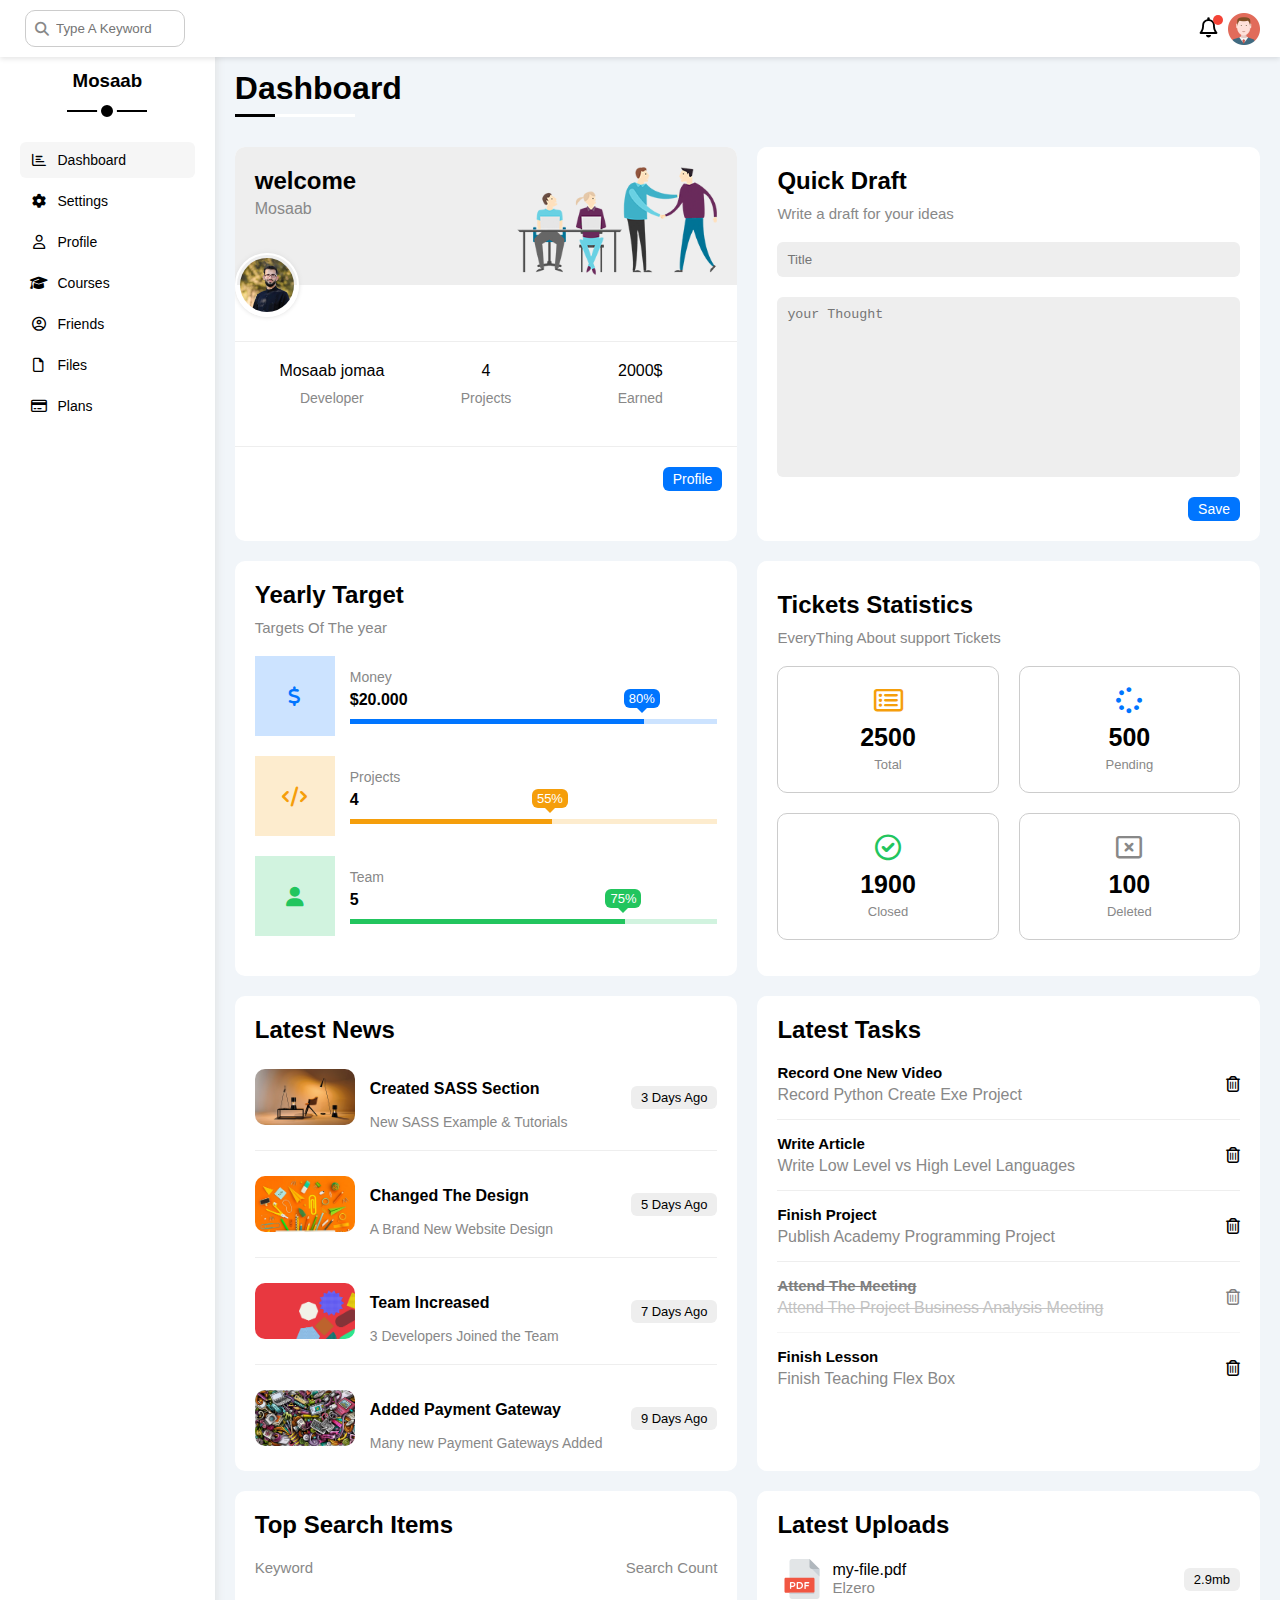
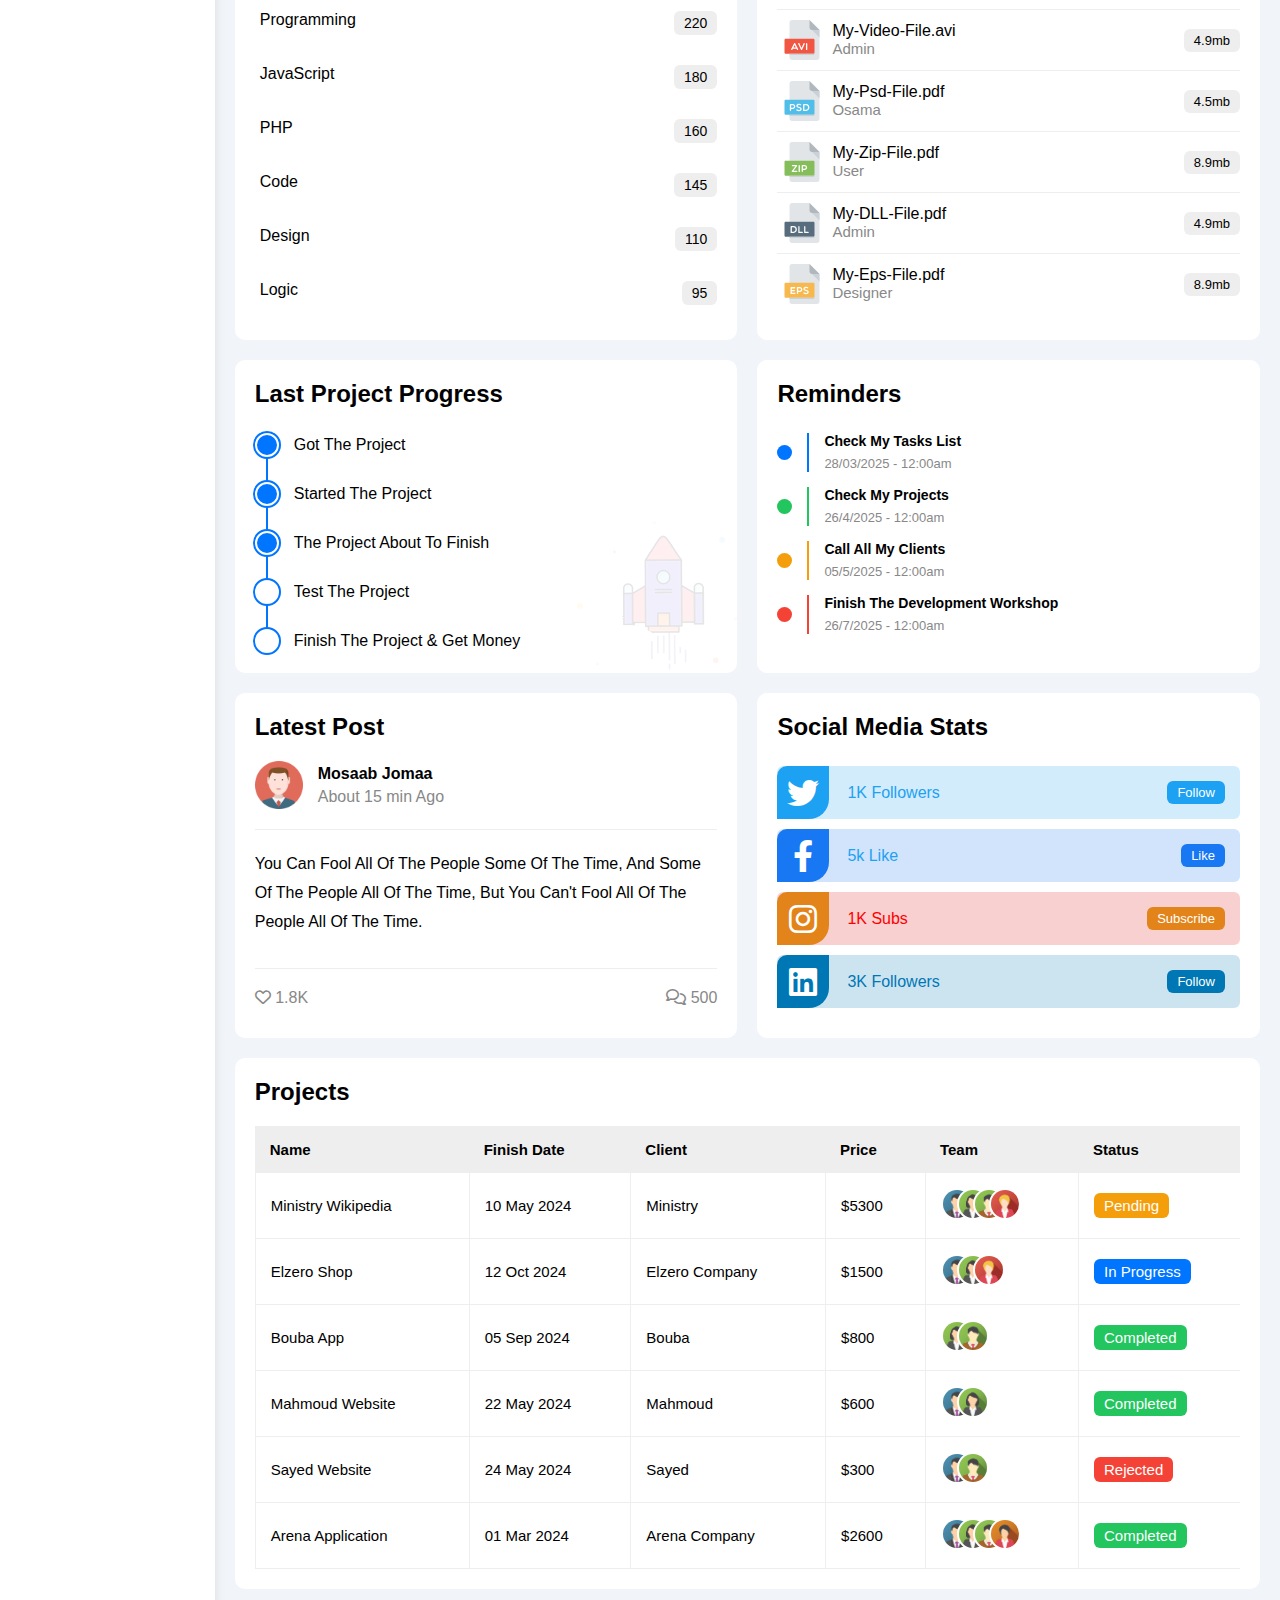
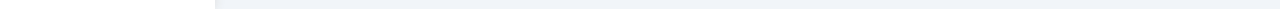
<file: index.html>
<!DOCTYPE html>
<html lang="en">

<head>
  <meta charset="UTF-8" />
  <meta http-equiv="X-UA-Compatible" content="IE=edge" />
  <meta name="viewport" content="width=device-width, initial-scale=1.0" />
  <title>Dashboard</title>
    <link rel="stylesheet" href="css/all.min.css" />
    <link rel="stylesheet" href="css/framework.css" />
  <link rel="stylesheet" href="css/master.css" />
  <link rel="preconnect" href="https://fonts.googleapis.com" />
  <link rel="preconnect" href="https://fonts.gstatic.com" crossorigin />
  <link href="https://fonts.googleapis.com/css2?family=Cairo:wght@300;400;700&#038;display=swap" rel="stylesheet" />
</head>

<body>
  <div class="page d-flex">
    <div class="sidebar bg-white p-20 p-relative">
      <h3 class="p-relative txt-c mt-0">Mosaab</h3>
      <ul>
        <li>
          <a class="active d-flex align-center fs-14 c-black rad-6 p-10" href="index.html">
            <i class="fa-regular fa-chart-bar fa-fw"></i>
            <span>Dashboard</span>
          </a>
        </li>
        <li>
          <a class="d-flex align-center fs-14 c-black rad-6 p-10" href="settings.html">
            <i class="fa-solid fa-gear fa-fw"></i>
            <span>Settings</span>
          </a>
        </li>
        <li>
          <a class="d-flex align-center fs-14 c-black rad-6 p-10" href="profile.html">
            <i class="fa-regular fa-user fa-fw"></i>
            <span>Profile</span>
          </a>
        </li>
        <li>
          <a class="d-flex align-center fs-14 c-black rad-6 p-10" href="courses.html">
            <i class="fa-solid fa-graduation-cap fa-fw"></i>
            <span>Courses</span>
          </a>
        </li>
        <li>
          <a class="d-flex align-center fs-14 c-black rad-6 p-10" href="friends.html">
            <i class="fa-regular fa-circle-user fa-fw"></i>
            <span>Friends</span>
          </a>
        </li>
        <li>
          <a class="d-flex align-center fs-14 c-black rad-6 p-10" href="files.html">
            <i class="fa-regular fa-file fa-fw"></i>
            <span>Files</span>
          </a>
        </li>
        <li>
          <a class="d-flex align-center fs-14 c-black rad-6 p-10" href="plans.html">
            <i class="fa-regular fa-credit-card fa-fw"></i>
            <span>Plans</span>
          </a>
        </li>
      </ul>
    </div>
    <div class="content w-full">
      <!-- Start Head -->
      <div class="head bg-white p-15 between-flex">
        <div class="search p-relative">
          <input class="p-10" type="search" placeholder="Type A Keyword" />
        </div>
        <div class="icons d-flex align-center">
          <span class="notification p-relative">
            <i class="fa-regular fa-bell fa-lg"></i>
          </span>
          <img decoding="async" src="images/avatar.png" alt="" />
        </div>
      </div>
      <!-- End Head -->
      <h1 class="p-relative"> Dashboard</h1>
      <div class="wrapper d-grid gap-20">
        <!-- Start welcome widget -->
        <div class="welcome bg-white rad-10 txt-c-mobile block-mobile">
          <div class="intro p-20 d-flex space-between bg-eee ">
            <div>
              <h2 class="m-0">welcome</h2>
              <p class="c-grey mt-5">Mosaab</p>
            </div>
            <img class="hide-mobile" src="images/welcome.png" alt="">
          </div>
          <img src="images/my-image.jpg   " alt="" class="avatar">
          <div class="body txt-c d-flex p-20 mt-20 mb-20 block-mobile">
            <div>Mosaab jomaa <span class="d-block c-grey fs-14 mt-10">Developer</span></div>
            <div>4 <span class="d-block c-grey fs-14 mt-10">Projects</span></div>
            <div>2000$<span class="d-block c-grey fs-14 mt-10">Earned</span></div>
          </div>
          <a href="profile.html" class="visit d-block fs-14 bg-blue c-white w-fit btn-shape">Profile</a>
        </div>
        <!-- end welcome widget -->
        <!-- Start Quick Draft widget -->
        <div class="quick-draft p-20 bg-white rad-10">
          <h2 class="mt-0 mb-10"> Quick Draft</h2>
          <p class="mt-0 mb-20 c-grey fs-15">Write a draft for your ideas</p>
          <form action="" method="get">
            <input class="d-block mb-20 w-full p-10 b-none bg-eee rad-6" type="text" placeholder="Title">
            <textarea class="d-block mb-20 w-full p-10 b-none bg-eee rad-6" placeholder="your Thought"></textarea>
            <input class="save d-block fs-14 bg-blue c-white b-none w-fit btn-shape" type="submit" value="Save">
          </form>
        </div>
        <!-- End Quick Draft widget -->
        <!-- Start Target -->
        <div class="targets p-20 bg-white rad-10">
          <h2 class="mt-0 mb-10">Yearly Target</h2>
          <p class="mt-0 mb-20 c-grey fs-15">Targets Of The year</p>
          <div class="target-row mb-20 blue center-flex ">
            <div class="icon center-flex">
              <i class="fa-solid fa-dollar-sign fa-lg c-blue"></i>
            </div>
            <div class="details">
              <span class="fs-14 c-grey">Money</span>
              <span class="d-block mt-5 mb-10 fw-bold">$20.000</span>
              <div class="progress p-relative">
                <span class="bg-blue blue" style="width: 80%">
                  <span class="bg-blue">80%</span>
                </span>
              </div>
            </div>
          </div>
          <div class="target-row mb-20  center-flex orange ">
            <div class="icon center-flex">
              <i class="fa-solid fa-code fa-lg c-orange"></i>
            </div>
            <div class="details">
              <span class="fs-14 c-grey">Projects</span>
              <span class="d-block mt-5 mb-10 fw-bold">4</span>
              <div class="progress p-relative">
                <span class="bg-orange orange" style="width: 55%">
                  <span class="bg-orange">55%</span>
                </span>
              </div>
            </div>
          </div>
          <div class="target-row mb-20  center-flex green">
            <div class="icon center-flex">
              <i class="fa-solid fa-user fa-lg c-green"></i>
            </div>
            <div class="details">
              <span class="fs-14 c-grey">Team</span>
              <span class="d-block mt-5 mb-10 fw-bold">5</span>
              <div class="progress p-relative">
                <span class="bg-green green" style="width: 75%">
                  <span class="bg-green">75%</span>
                </span>
              </div>
            </div>
          </div>
        </div>
        <!-- end Target -->
        <!-- Start Tickets -->
        <div class="tickets p-20 bg-white rad-10">
          <h2 class="mt-10 mb-10">Tickets Statistics</h2>
          <p class="mt-0 mb-20 c-grey fs-15">EveryThing About support Tickets</p>
          <div class="container d-flex txt-c gap-20 f-wrap ">
            <div class="box p-20 rad-10 c-grey fs-13 txt-c">
              <i class="fa-regular fa-rectangle-list fa-2x mb-10 c-orange"></i>
              <span class=" d-block fw-bold fs-25 mb-5 c-black ">2500</span>
              Total
            </div>
            <div class="box p-20 rad-10 c-grey fs-13 txt-c">
              <i class="fa-solid fa-spinner fa-2x mb-10 c-blue"></i>
              <span class=" d-block fw-bold fs-25 mb-5 c-black ">500</span>
              Pending
            </div>
            <div class="box p-20 rad-10 c-grey fs-13 txt-c">
              <i class="fa-regular fa-circle-check fa-2x mb-10 c-green"></i>
              <span class=" d-block fw-bold fs-25 mb-5 c-black ">1900</span>
              Closed
            </div>
            <div class="box p-20 rad-10 c-grey fs-13 txt-c">
              <i class="fa-regular fa-rectangle-xmark fa-2x mb-10 c-red"></i>
              <span class=" d-block fw-bold fs-25 mb-5 c-black ">100</span>
              Deleted
            </div>
          </div>
        </div>
        <!-- end Ticket news -->
        <!-- Start Latest news-->
        <div class="latest-news p-20 bg-white rad-10 txt-c-mobile">
          <h2 class="mt-0 mb-20">Latest News</h2>
          <div class="news-row d-flex align-center ">
            <img class="rad-10" src="images/news-01.png" alt="">
            <div class="info">
              <h3 class="fs-16">Created SASS Section</h3>
              <p class="m-0 fs-14 c-grey"> New SASS Example & Tutorials</p>
            </div>
            <span>
              <div class="btn-shape bg-eee fs-13 label"> 3 Days Ago</div>
            </span>
          </div>
          <div class="news-row d-flex align-center ">
            <img class="rad-10" src="images/news-02.png" alt="">
            <div class="info">
              <h3 class="fs-16">Changed The Design</h3>
              <p class="m-0 fs-14 c-grey"> A Brand New Website Design</p>
            </div>
            <span>
              <div class="btn-shape bg-eee fs-13 label"> 5 Days Ago</div>
            </span>
          </div>
          <div class="news-row d-flex align-center ">
            <img class="rad-10" src="images/news-03.png" alt="">
            <div class="info">
              <h3 class="fs-16">Team Increased</h3>
              <p class="m-0 fs-14 c-grey"> 3 Developers Joined the Team </p>
            </div>
            <span>
              <div class="btn-shape bg-eee fs-13 label"> 7 Days Ago</div>
            </span>
          </div>
          <div class="news-row d-flex align-center ">
            <img class="rad-10" src="images/news-04.png" alt="">
            <div class="info">
              <h3 class="fs-16"> Added Payment Gateway</h3>
              <p class="m-0 fs-14 c-grey"> Many new Payment Gateways Added</p>
            </div>
            <span>
              <div class="btn-shape bg-eee fs-13 label"> 9 Days Ago</div>
            </span>
          </div>
        </div>
        <!-- end Latest news -->
        <!-- Start Tasks -->
        <div class="latest-tasks p-20 bg-white rad-10 ">
          <h2 class="mt-0 mb-20">Latest Tasks</h2>
          <div class="task-row between-flex">
            <div class="info">
              <h3 class="mt-0 mb-5 fs-15">Record One New Video</h3>
              <p class="m-0 c-grey">Record Python Create Exe Project</p>
            </div>
            <i class="fa-regular fa-trash-can delete"></i>
          </div>
          <div class="task-row between-flex">
            <div class="info">
              <h3 class="mt-0 mb-5 fs-15">Write Article</h3>
              <p class="m-0 c-grey">Write Low Level vs High Level Languages</p>
            </div>
            <i class="fa-regular fa-trash-can delete"></i>
          </div>
          <div class="task-row between-flex">
            <div class="info">
              <h3 class="mt-0 mb-5 fs-15">Finish Project</h3>
              <p class="m-0 c-grey">Publish Academy Programming Project</p>
            </div>
            <i class="fa-regular fa-trash-can delete"></i>
          </div>
          <div class="task-row between-flex done">
            <div class="info">
              <h3 class="mt-0 mb-5 fs-15">Attend The Meeting</h3>
              <p class="m-0 c-grey">Attend The Project Business Analysis Meeting</p>
            </div>
            <i class="fa-regular fa-trash-can delete"></i>
          </div>
          <div class="task-row between-flex">
            <div class="info">
              <h3 class="mt-0 mb-5 fs-15">Finish Lesson</h3>
              <p class="m-0 c-grey">Finish Teaching Flex Box</p>
            </div>
            <i class="fa-regular fa-trash-can delete"></i>
          </div>
        </div>
        <!-- end Tasks -->
    <!-- Start search -->
     <div class="search p-20 bg-white rad-10 ">
      <h2 class="mt-0 mb-20">Top Search Items</h2>
      <div class=" head-item d-flex space-between">
        <span class="fs-15 c-grey mb-20">Keyword</span>
        <span class="fs-15 c-grey mb-20">Search Count</span>
      </div>
      <div class="info d-flex space-between pt-15 pb-15">
        <span>Programming</span>
        <div class="num btn-shape bg-eee fs-14">220</div>
      </div>
      <div class="info d-flex space-between pt-15 pb-15">
        <span>JavaScript</span>
        <span class="num btn-shape bg-eee fs-14">180</span>
      </div>
      <div class="info d-flex space-between pt-15 pb-15">
        <span>PHP</span>
        <span class="num btn-shape bg-eee fs-14">160</span>
      </div>
      <div class="info d-flex space-between pt-15 pb-15">
        <span>Code</span>
        <span class="num btn-shape bg-eee fs-14">145</span>
      </div>
      <div class="info d-flex space-between pt-15 pb-15">
        <span>Design</span>
        <span class="num btn-shape bg-eee fs-14">110</span>
      </div>
      <div class="info d-flex space-between pt-15 pb-15 ">
        <span>Logic</span>
        <span class="num btn-shape bg-eee fs-14">95</span>
      </div>
     </div>
    <!-- End search -->
   <!-- Start latest uploads -->
     <div class="latest-uploads p-20 bg-white rad-10 ">
   <h2 class="mt-0 mb-20">Latest Uploads</h2>
   <ul class="m-0">
    <li class="between-flex pb-10 mb-10">
      <div class="d-flex align-center">
        <img decoding="async" class="mr-10" src="images/pdf.svg" alt="" />
        <div>
          <span class="d-block">my-file.pdf</span>
          <span class="fs-15 c-grey">Elzero</span>
        </div>
      </div>
      <div class="bg-eee btn-shape fs-13">2.9mb</div>
    </li>
    <li class="between-flex pb-10 mb-10">
      <div class="d-flex align-center">
        <img decoding="async" class="mr-10" src="images/avi.svg" alt="" />
        <div>
          <span class="d-block">My-Video-File.avi</span>
          <span class="fs-15 c-grey">Admin</span>
        </div>
      </div>
      <div class="bg-eee btn-shape fs-13">4.9mb</div>
    </li>
    <li class="between-flex pb-10 mb-10">
      <div class="d-flex align-center">
        <img decoding="async" class="mr-10" src="images/psd.svg" alt="" />
        <div>
          <span class="d-block">My-Psd-File.pdf</span>
          <span class="fs-15 c-grey">Osama</span>
        </div>
      </div>
      <div class="bg-eee btn-shape fs-13">4.5mb</div>
    </li>
    <li class="between-flex pb-10 mb-10">
      <div class="d-flex align-center">
        <img decoding="async" class="mr-10" src="images/zip.svg" alt="" />
        <div>
          <span class="d-block">My-Zip-File.pdf</span>
          <span class="fs-15 c-grey">User</span>
        </div>
      </div>
      <div class="bg-eee btn-shape fs-13">8.9mb</div>
    </li>
    <li class="between-flex pb-10 mb-10">
      <div class="d-flex align-center">
        <img decoding="async" class="mr-10" src="images/dll.svg" alt="" />
        <div>
          <span class="d-block">My-DLL-File.pdf</span>
          <span class="fs-15 c-grey">Admin</span>
        </div>
      </div>
      <div class="bg-eee btn-shape fs-13">4.9mb</div>
    </li>
    <li class="between-flex">
      <div class="d-flex align-center">
        <img decoding="async" class="mr-10" src="images/eps.svg" alt="" />
        <div>
          <span class="d-block">My-Eps-File.pdf</span>
          <span class="fs-15 c-grey">Designer</span>
        </div>
      </div>
      <div class="bg-eee btn-shape fs-13">8.9mb</div>
    </li>
  </ul>
     </div>
   <!-- End latest uploads -->
    <!-- Start projects -->
    <div class="last-project  p-20 bg-white rad-10 p-relative ">
      <h2 class="mt-0 mb-20">Last Project Progress</h2>
      <ul class="m-0 p-relative">
        <li class="mt-25 d-flex align-center done">Got The Project</li>
        <li class="mt-25 d-flex align-center done">Started The Project</li>
        <li class="mt-25 d-flex align-center done">The Project About To Finish</li>
        <li class="mt-25 d-flex align-center current">Test The Project</li>
        <li class="mt-25 d-flex align-center">Finish The Project & Get Money</li>
      </ul>
      <img class="launch-icon hide-mobile" src="images/project.png" alt="">
    </div>
    <!-- End projects -->
     <!-- Start reminders -->
    <div class="reminders p-20 bg-white rad-10  p-relative">
    <h2 class="mt-0 mb-25">Reminders</h2>
    <ul class="m-0">
      <li class="d-flex align-center mt-15">
        <span class="key bg-blue mr-15 d-block rad-half"></span>
        <div class="pl-15 blue">
          <p class="fs-14 fw-bold mt-0 mb-5">Check My Tasks List</p>
          <span class="fs-13 c-grey">28/03/2025 - 12:00am</span>
        </div>
      </li>
      <li class="d-flex align-center mt-15">
        <span class="key bg-green mr-15 d-block rad-half"></span>
        <div class="pl-15 green">
          <p class="fs-14 fw-bold mt-0 mb-5">Check My Projects</p>
          <span class="fs-13 c-grey">26/4/2025 - 12:00am</span>
        </div>
      </li>
      <li class="d-flex align-center mt-15">
        <span class="key bg-orange mr-15 d-block rad-half"></span>
        <div class="pl-15 orange">
          <p class="fs-14 fw-bold mt-0 mb-5">Call All My Clients</p>
          <span class="fs-13 c-grey">05/5/2025 - 12:00am</span>
        </div>
      </li>
      <li class="d-flex align-center mt-15">
        <span class="key bg-red mr-15 d-block rad-half"></span>
        <div class="pl-15 red">
          <p class="fs-14 fw-bold mt-0 mb-5">Finish The Development Workshop</p>
          <span class="fs-13 c-grey">26/7/2025 - 12:00am</span>
        </div>
      </li>
    </ul>
    </div>
     <!-- end reminders -->
      <!-- Start Post -->
       <div class="latest-post p-20 bg-white rad-10 p-relative">
        <h2 class="mt-0 mb-20">Latest Post</h2>
     <div class="top d-flex align-center">
     <img class="avatar mr-15" src="images/avatar.png" alt="">
     <div class="info">
      <span class="d-block mb-5 fw-bold">Mosaab Jomaa</span>
      <span class="c-grey">About 15 min Ago</span>
     </div>
    </div>
    <div class="post-content txt-c-mobile pt-20 pb-20 mt-20 mb-20">
      You can fool all of the people some of the time, and some of the people all of the time, but you can't
              fool all of the people all of the time.
    </div>
    <div class="post-stuts between-flex c-grey">
      <div>
        <i class="fa-regular fa-heart"></i>
        <span>1.8K</span>
      </div>
      <div>
        <i class="fa-regular fa-comments"></i>
        <span>500</span>
      </div>
    </div>
      </div>
      <!-- End Post -->
       <!-- Start Social media -->
        <div class="social p-20 bg-white rad-10  p-relative">
           <h2 class="mt-0 mb-25"> Social Media Stats</h2>
           <div class="box twitter p-15 p-relative mb-10 between-flex">
            <i class="fa-brands fa-twitter fa-2x c-white h-full center-flex"></i>
            <span>1K Followers</span>
            <a class="fs-13 c-white btn-shape" href="#">Follow</a>
          </div>
          <div class="box facebook p-15 p-relative mb-10 between-flex">
            <i class="fa-brands fa-facebook-f fa-2x c-white h-full center-flex"></i>
            <span>5k Like</span>
            <a class="fs-13 c-white btn-shape" href="#">Like</a>
          </div>
          <div class="box instgram p-15 p-relative mb-10 between-flex">
            <i class="fa-brands fa-instagram fa-2x c-white h-full center-flex"></i>
            <span>1K Subs</span>
            <a class="fs-13 c-white btn-shape" href="#">Subscribe</a>
          </div>
          <div class="box linkedin p-15 p-relative mb-10 between-flex">
            <i class="fa-brands fa-linkedin fa-2x c-white h-full center-flex"></i>
            <span>3K Followers</span>
            <a class="fs-13 c-white btn-shape" href="#">Follow</a>
          </div>
        </div>
       <!-- End Social media -->
      </div>
    <!-- Start projects -->
    <div class="projects p-20 bg-white rad-10 m-20">
      <h2 class="mt-0 mb-20">Projects</h2>
    <div class="responsive-table">
      <table class="fs-15 w-full">
        <thead>
          <tr>
            <td>Name</td>
            <td>Finish Date</td>
            <td>Client</td>
            <td>Price</td>
            <td>Team</td>
            <td>Status</td>
          </tr>
        </thead>
        <tbody>
          <tr>
            <td>Ministry Wikipedia</td>
            <td>10 May 2024</td>
            <td>Ministry</td>
            <td>$5300</td>
            <td>
              <img decoding="async" src="images/team-01.png" alt="" />
              <img decoding="async" src="images/team-02.png" alt="" />
              <img decoding="async" src="images/team-03.png" alt="" />
              <img decoding="async" src="images/team-05.png" alt="" />
            </td>
            <td>
              <span class="label btn-shape bg-orange c-white">Pending</span>
            </td>
          </tr>
          <tr>
            <td>Elzero Shop</td>
            <td>12 Oct 2024</td>
            <td>Elzero Company</td>
            <td>$1500</td>
            <td>
              <img decoding="async" src="images/team-01.png" alt="" />
              <img decoding="async" src="images/team-02.png" alt="" />
              <img decoding="async" src="images/team-05.png" alt="" />
            </td>
            <td><span class="label btn-shape bg-blue c-white">In Progress</span></td>
          </tr>
          <tr>
            <td>Bouba App</td>
            <td>05 Sep 2024</td>
            <td>Bouba</td>
            <td>$800</td>
            <td>
              <img decoding="async" src="images/team-02.png" alt="" />
              <img decoding="async" src="images/team-03.png" alt="" />
            </td>
            <td><span class="label btn-shape bg-green c-white">Completed</span></td>
          </tr>
          <tr>
            <td>Mahmoud Website</td>
            <td>22 May 2024</td>
            <td>Mahmoud</td>
            <td>$600</td>
            <td>
              <img decoding="async" src="images/team-01.png" alt="" />
              <img decoding="async" src="images/team-02.png" alt="" />
            </td>
            <td><span class="label btn-shape bg-green c-white">Completed</span></td>
          </tr>
          <tr>
            <td>Sayed Website</td>
            <td>24 May 2024</td>
            <td>Sayed</td>
            <td>$300</td>
            <td>
              <img decoding="async" src="images/team-01.png" alt="" />
              <img decoding="async" src="images/team-03.png" alt="" />
            </td>
            <td><span class="label btn-shape bg-red c-white">Rejected</span></td>
          </tr>
          <tr>
            <td>Arena Application</td>
            <td>01 Mar 2024</td>
            <td>Arena Company</td>
            <td>$2600</td>
            <td>
              <img decoding="async" src="images/team-01.png" alt="" />
              <img decoding="async" src="images/team-02.png" alt="" />
              <img decoding="async" src="images/team-03.png" alt="" />
              <img decoding="async" src="images/team-04.png" alt="" />
            </td>
            <td><span class="label btn-shape bg-green c-white">Completed</span></td>
          </tr>
        </tbody>
      </table>
    </div>
      </div>
    <!-- end projects -->
    </div>
  </div>
</body>

</html>
</file>
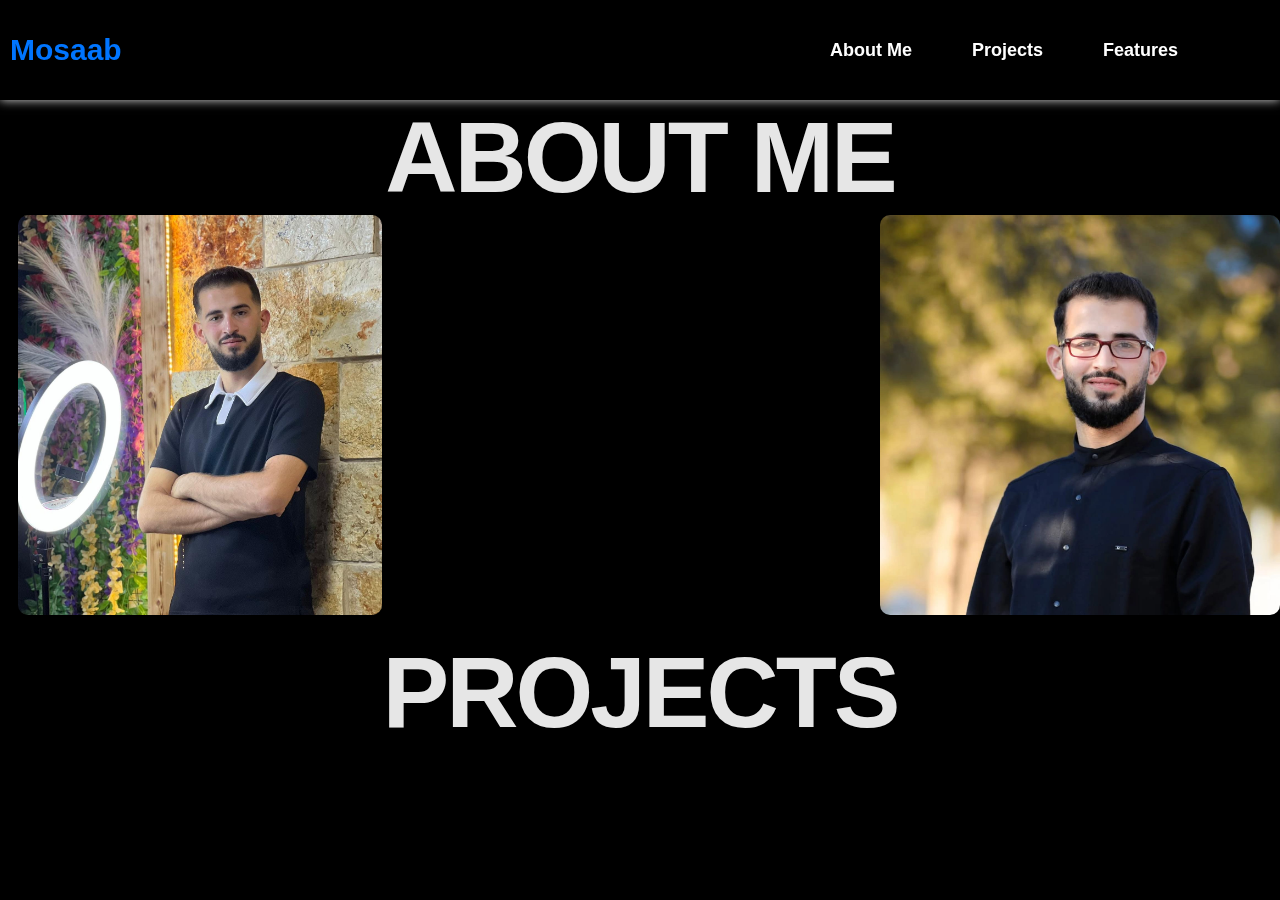
<file: about.html>
<!DOCTYPE html>
<html lang="en">

<head>
    <meta charset="UTF-8" />
    <meta http-equiv="X-UA-Compatible" content="IE=edge" />
    <meta name="viewport" content="width=device-width, initial-scale=1.0" />
    <title>Profile</title>
    <link rel="stylesheet" href="css/all.min.css" />
    <link rel="stylesheet" href="css/framework.css" />
    <link rel="stylesheet" href="css/master.css" />
    <link rel="preconnect" href="https://fonts.googleapis.com" />
    <link rel="preconnect" href="https://fonts.gstatic.com" crossorigin />
    <link href="https://fonts.googleapis.com/css2?family=Cairo:wght@300;400;700&#038;display=swap" rel="stylesheet" />
</head>

<body class="bg-black">
    <div class="content w-full">
        <!-- Start Header -->
        <div class="header bg-black" id="header">
            <div class="container">
                <a href="#" class="logo">Mosaab</a>
                <ul class="main-nav">
                    <li><a href="#About">About Me</a></li>
                    <li><a href="#Projects">Projects</a></li>
                    <li><a href="#features">Features</a></li>
                </ul>
            </div>
        </div>
        <!-- End Header -->
        <h2 class="special-hidding ">ABOUT ME</h2>
        <div class="about-page w-full between-flex pb-20" id="About">
            <div class="box one p-relative ">
                <div class="face image center-flex ">
                    <img class="rad-10 " src="images/profile.jpg" alt="">
                </div>
                <div class=" face intro rad-10">
                    <h1>
                        About Me
                    </h1>
                    <p>
                        <b class="fs-15">My name is Mosaab Jamal Jomaa.</b> I am from Palestine and I am 20 years old.
                        I am studying Computer Systems Engineering at PTUK, in my second year.
                        I graduated from the Amideast course in 2023.
                        I am currently still studying programming and focusing on the Front-End side.
                        I hope that in the future I can write any code in this field. See you soon!
                    </p>

                </div>
            </div>
            <div class="box two p-relative ">
                <div class="face image center-flex ">
                    <img class="rad-10 " src="images/profile02.jpg" alt="">
                </div>
                <div class=" face intro rad-10">
                    <h1>
                        About Me
                    </h1>
                    <p>
                        I enjoy the field of front-end development, which is why I started learning it.
                        Currently, I’m focusing on mastering the core languages, HTML and CSS, to a high level before
                        moving on to more advanced topics.
                        I also have experience in digital systems and probability, and I have prior knowledge of logic
                        circuit design.
                        I’m working on improving my skills in this area as well, so if you have any ideas related to it,
                        please let me know.
                    </p>

                </div>
            </div>
        </div>
        <h2 class="special-hidding ">PROJECTS</h2>
        <div class="projects pt-20 d-flex" id="Projects">

        </div>
    </div>
</body>

</html>
</file>
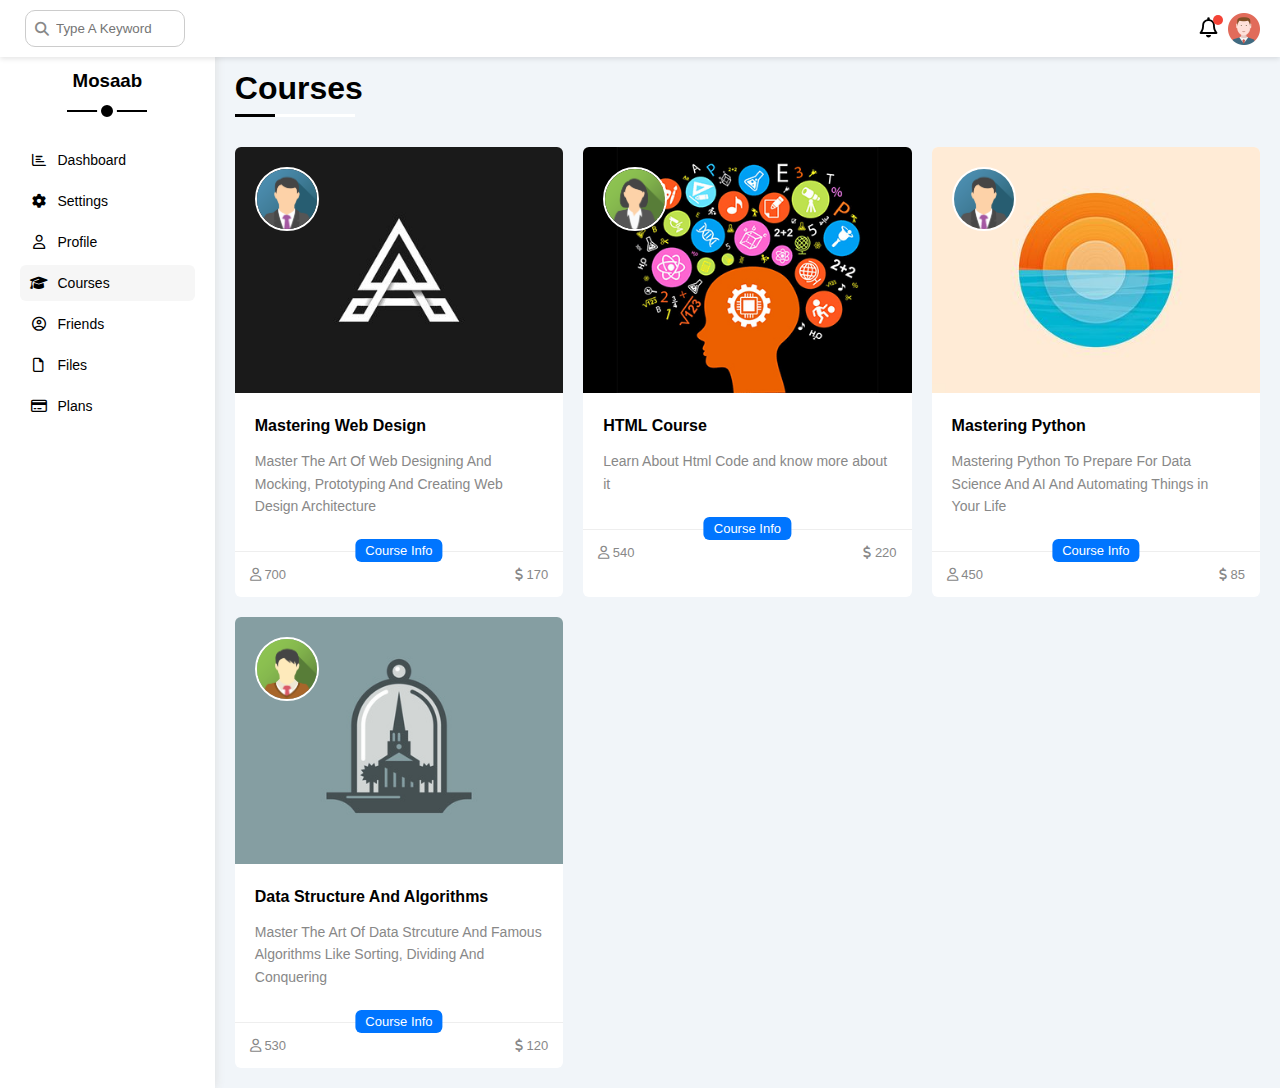
<file: courses.html>
<!DOCTYPE html>
<html lang="en">

<head>
  <meta charset="UTF-8" />
  <meta http-equiv="X-UA-Compatible" content="IE=edge" />
  <meta name="viewport" content="width=device-width, initial-scale=1.0" />
  <title>Settings</title>
    <link rel="stylesheet" href="css/all.min.css" />
    <link rel="stylesheet" href="css/framework.css" />
  <link rel="stylesheet" href="css/master.css" />
  <link rel="preconnect" href="https://fonts.googleapis.com" />
  <link rel="preconnect" href="https://fonts.gstatic.com" crossorigin />
  <link href="https://fonts.googleapis.com/css2?family=Cairo:wght@300;400;700&#038;display=swap" rel="stylesheet" />
</head>

<body>
  <div class="page d-flex">
    <div class="sidebar bg-white p-20 p-relative">
      <h3 class="p-relative txt-c mt-0">Mosaab</h3>
      <ul>
        <li>
          <a class=" d-flex align-center fs-14 c-black rad-6 p-10" href="index.html">
            <i class="fa-regular fa-chart-bar fa-fw"></i>
            <span>Dashboard</span>
          </a>
        </li>
        <li>
          <a class=" d-flex align-center fs-14 c-black rad-6 p-10" href="settings.html">
            <i class="fa-solid fa-gear fa-fw"></i>
            <span>Settings</span>
          </a>
        </li>
        <li>
          <a class="d-flex align-center fs-14 c-black rad-6 p-10" href="profile.html">
            <i class="fa-regular fa-user fa-fw"></i>
            <span>Profile</span>
          </a>
        </li>
        <li>
          <a class="active d-flex align-center fs-14 c-black rad-6 p-10" href="courses.html">
            <i class="fa-solid fa-graduation-cap fa-fw"></i>
            <span>Courses</span>
          </a>
        </li>
        <li>
          <a class="d-flex align-center fs-14 c-black rad-6 p-10" href="friends.html">
            <i class="fa-regular fa-circle-user fa-fw"></i>
            <span>Friends</span>
          </a>
        </li>
        <li>
          <a class="d-flex align-center fs-14 c-black rad-6 p-10" href="files.html">
            <i class="fa-regular fa-file fa-fw"></i>
            <span>Files</span>
          </a>
        </li>
        <li>
          <a class="d-flex align-center fs-14 c-black rad-6 p-10" href="plans.html">
            <i class="fa-regular fa-credit-card fa-fw"></i>
            <span>Plans</span>
          </a>
        </li>
      </ul>
    </div>
    <div class="content w-full">
      <!-- Start Head -->
      <div class="head bg-white p-15 between-flex">
        <div class="search p-relative">
          <input class="p-10" type="search" placeholder="Type A Keyword" />
        </div>
        <div class="icons d-flex align-center">
          <span class="notification p-relative">
            <i class="fa-regular fa-bell fa-lg"></i>
          </span>
          <img decoding="async" src="images/avatar.png" alt="" />
        </div>
      </div>
      <!-- End Head -->
      <h1 class="p-relative"> Courses</h1>
      <div class="courses-page d-grid m-20 gap-20">
        <div class="course bg-white rad-6 p-relative">
            <img src="images/course-01.jpg" alt="" class="cover">
        <img src="images/team-01.png" alt="" class="instructer">
    <div class="p-20">
    <h4 class="m-0">Mastering Web Design</h4>
    <p  class="description c-grey mt-15 fs-14">Master The Art Of Web Designing And Mocking, Prototyping And Creating Web Design Architecture</p>
    </div>  
    <div class="info p-15 p-relative between-flex">
        <span class="title bg-blue c-white btn-shape">Course Info</span>
        <span class="c-grey">
            <i class="fa-regular fa-user"></i>
            700
        </span>
        <span class="c-grey">
            <i class="fa-solid fa-dollar-sign"></i>
            170
        </span>
    </div>  
    </div>
                <div class="course bg-white rad-6 p-relative">
                <img src="images/course-02.jpg" alt="" class="cover">
            <img src="images/team-02.png" alt="" class="instructer">
        <div class="p-20">
        <h4 class="m-0">HTML Course</h4>
        <p  class="description c-grey mt-15 fs-14">Learn About Html Code and know more about it</p>
        </div>  
        <div class="info p-15 p-relative between-flex">
            <span class="title bg-blue c-white btn-shape">Course Info</span>
            <span class="c-grey">
                <i class="fa-regular fa-user"></i>
                540
            </span>
            <span class="c-grey">
                <i class="fa-solid fa-dollar-sign"></i>
                220
            </span>
        </div>  
        </div>
                <div class="course bg-white rad-6 p-relative">
                    <img src="images/course-03.jpg" alt="" class="cover">
                <img src="images/team-01.png" alt="" class="instructer">
            <div class="p-20">
            <h4 class="m-0">Mastering Python</h4>
            <p  class="description c-grey mt-15 fs-14">Mastering Python To Prepare For Data Science And AI And Automating Things in Your Life</p>
            </div>  
            <div class="info p-15 p-relative between-flex">
                <span class="title bg-blue c-white btn-shape">Course Info</span>
                <span class="c-grey">
                    <i class="fa-regular fa-user"></i>
                    450
                </span>
                <span class="c-grey">
                    <i class="fa-solid fa-dollar-sign"></i>
                    85
                </span>
            </div>  
            </div>
                    <div class="course bg-white rad-6 p-relative">
                        <img src="images/course-04.jpg" alt="" class="cover">
                    <img src="images/team-03.png" alt="" class="instructer">
                <div class="p-20">
                <h4 class="m-0">Data Structure And Algorithms</h4>
                <p  class="description c-grey mt-15 fs-14">Master The Art Of Data Strcuture And Famous Algorithms Like Sorting, Dividing And Conquering</p>
                </div>  
                <div class="info p-15 p-relative between-flex">
                    <span class="title bg-blue c-white btn-shape">Course Info</span>
                    <span class="c-grey">
                        <i class="fa-regular fa-user"></i>
                        530
                    </span>
                    <span class="c-grey">
                        <i class="fa-solid fa-dollar-sign"></i>
                        120
                    </span>
                </div>  
                </div>
      </div>
    </div>
    </div>
  </div>
</body>

</html>


<!-- <label>
  <input type="checkbox" class="toggle-checkbox" checked >
  <div class="toggle-switch"></div>
</label> -->
</file>
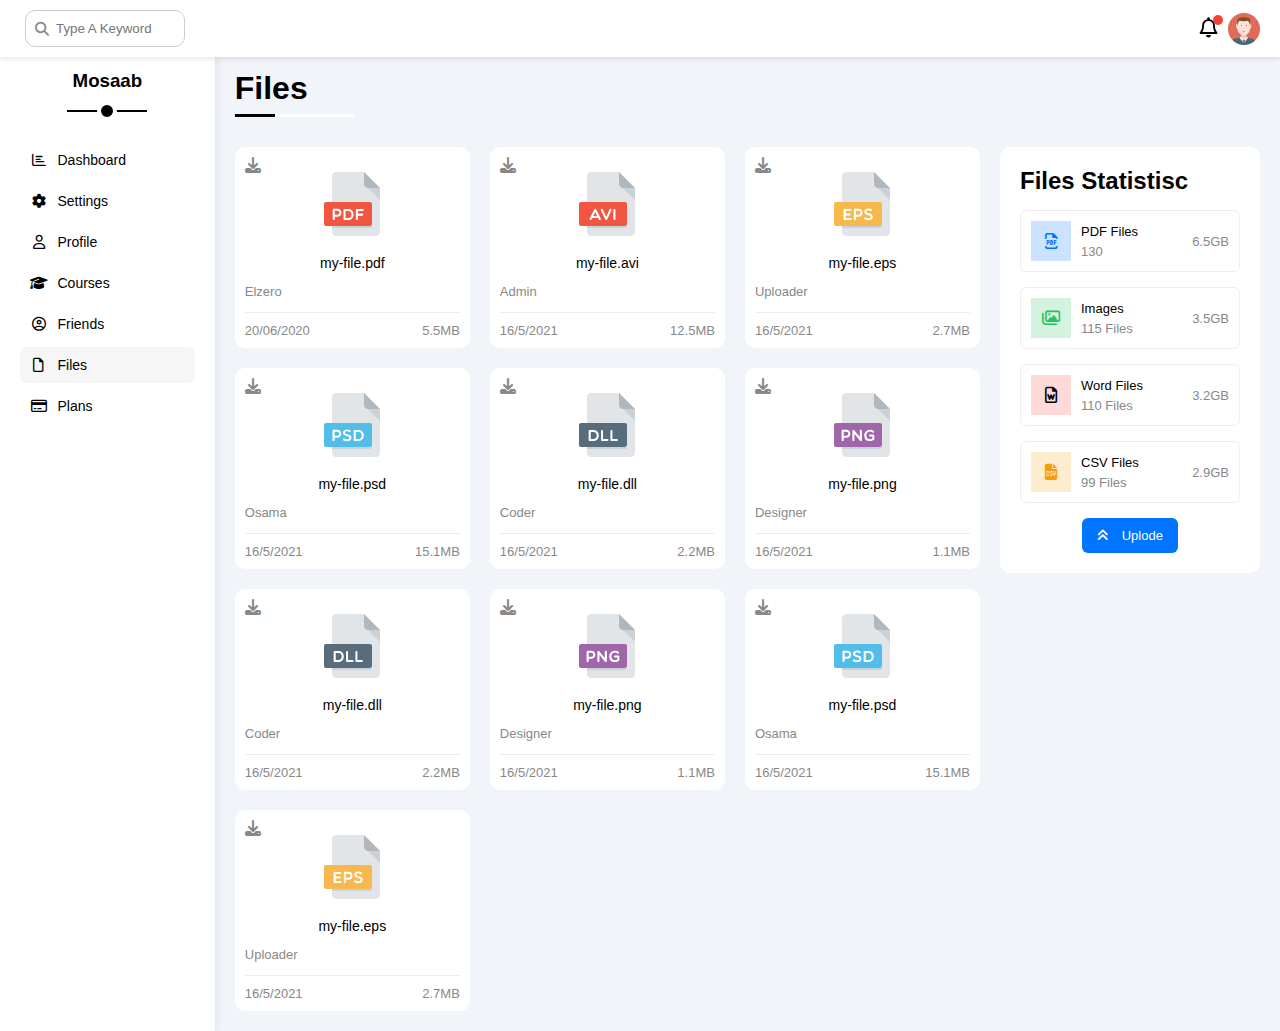
<file: files.html>
<!DOCTYPE html>
<html lang="en">

<head>
    <meta charset="UTF-8" />
    <meta http-equiv="X-UA-Compatible" content="IE=edge" />
    <meta name="viewport" content="width=device-width, initial-scale=1.0" />
    <title>Files</title>
    <link rel="stylesheet" href="css/all.min.css" />
    <link rel="stylesheet" href="css/framework.css" />
    <link rel="stylesheet" href="css/master.css" />
    <link rel="preconnect" href="https://fonts.googleapis.com" />
    <link rel="preconnect" href="https://fonts.gstatic.com" crossorigin />
    <link href="https://fonts.googleapis.com/css2?family=Cairo:wght@300;400;700&#038;display=swap" rel="stylesheet" />
</head>

<body>
    <div class="page d-flex">
        <div class="sidebar bg-white p-20 p-relative">
            <h3 class="p-relative txt-c mt-0">Mosaab</h3>
            <ul>
                <li>
                    <a class=" d-flex align-center fs-14 c-black rad-6 p-10" href="index.html">
                        <i class="fa-regular fa-chart-bar fa-fw"></i>
                        <span>Dashboard</span>
                    </a>
                </li>
                <li>
                    <a class=" d-flex align-center fs-14 c-black rad-6 p-10" href="settings.html">
                        <i class="fa-solid fa-gear fa-fw"></i>
                        <span>Settings</span>
                    </a>
                </li>
                <li>
                    <a class="d-flex align-center fs-14 c-black rad-6 p-10" href="profile.html">
                        <i class="fa-regular fa-user fa-fw"></i>
                        <span>Profile</span>
                    </a>
                </li>
                <li>
                    <a class="d-flex align-center fs-14 c-black rad-6 p-10" href="courses.html">
                        <i class="fa-solid fa-graduation-cap fa-fw"></i>
                        <span>Courses</span>
                    </a>
                </li>
                <li>
                    <a class=" d-flex align-center fs-14 c-black rad-6 p-10" href="friends.html">
                        <i class="fa-regular fa-circle-user fa-fw"></i>
                        <span>Friends</span>
                    </a>
                </li>
                <li>
                    <a class=" active d-flex align-center fs-14 c-black rad-6 p-10" href="files.html">
                        <i class="fa-regular fa-file fa-fw"></i>
                        <span>Files</span>
                    </a>
                </li>
                <li>
                    <a class="d-flex align-center fs-14 c-black rad-6 p-10" href="plans.html">
                        <i class="fa-regular fa-credit-card fa-fw"></i>
                        <span>Plans</span>
                    </a>
                </li>
            </ul>
        </div>
        <div class="content w-full">
            <!-- Start Head -->
            <div class="head bg-white p-15 between-flex">
                <div class="search p-relative">
                    <input class="p-10" type="search" placeholder="Type A Keyword" />
                </div>
                <div class="icons d-flex align-center">
                    <span class="notification p-relative">
                        <i class="fa-regular fa-bell fa-lg"></i>
                    </span>
                    <img decoding="async" src="images/avatar.png" alt="" />
                </div>
            </div>
            <!-- End Head -->
            <h1 class="p-relative"> Files</h1>
            <div class="files-page  d-flex m-20 gap-20">
             <div class="files-stats p-20 bg-white rad-10 ">
                <h2 class="mt-0 mb-15 txt-c-mobile">Files Statistisc</h2>
                <div class="d-flex align-center border-eee p-10 rad-6 mb-15 fs-13">
                    <i class="fa-regular fa-file-pdf fa-lg blue center-flex c-blue icon"></i>
                    <div class="info">
                      <span>PDF Files</span>
                      <span class="c-grey d-block mt-5">130</span>
                    </div>
                    <div class="size c-grey">6.5GB</div>
                  </div>
                  <div class="d-flex align-center border-eee p-10 rad-6 mb-15 fs-13">
                    <i class="fa-regular fa-images fa-lg green center-flex c-green icon"></i>
                    <div class="info">
                      <span>Images</span>
                      <span class="c-grey d-block mt-5">115 Files</span>
                    </div>
                    <div class="size c-grey">3.5GB</div>
                  </div>
                  <div class="d-flex align-center border-eee p-10 rad-6 mb-15 fs-13">
                    <i class="fa-regular fa-file-word fa-lg red center-flex c-red icon"></i>
                    <div class="info">
                      <span>Word Files</span>
                      <span class="c-grey d-block mt-5">110 Files</span>
                    </div>
                    <div class="size c-grey">3.2GB</div>
                  </div>
                  <div class="d-flex align-center border-eee p-10 rad-6 fs-13">
                    <i class="fa-solid fa-file-csv fa-lg orange center-flex c-orange icon"></i>
                    <div class="info">
                      <span>CSV Files</span>
                      <span class="c-grey d-block mt-5">99 Files</span>
                    </div>
                    <div class="size c-grey">2.9GB</div>
                  </div>
                  <a href="#" class="uplode btn-shape  fs-13 rad-6 d-block w-fit bg-blue c-white">
                    <i class="fa-solid fa-angles-up mr-10"></i>
                    Uplode
                  </a>
             </div>
             <div class="files-content d-grid gap-20">
                <div class="file bg-white p-10 rad-10">
                  <i class="fa-solid fa-download c-grey p-absolute"></i>
                  <div class="icon txt-c">
                    <img decoding="async" class="mt-15 mb-15" src="images/pdf.svg" alt="" />
                  </div>
                  <div class="txt-c mb-10 fs-14">my-file.pdf</div>
                  <p class="c-grey fs-13">Elzero</p>
                  <div class="info between-flex mt-10 pt-10 fs-13 c-grey">
                    <span>20/06/2020</span>
                    <span>5.5MB</span>
                  </div>
                </div>
                <div class="file bg-white p-10 rad-10">
                  <i class="fa-solid fa-download c-grey p-absolute"></i>
                  <div class="icon txt-c">
                    <img decoding="async" class="mt-15 mb-15" src="images/avi.svg" alt="" />
                  </div>
                  <div class="txt-c mb-10 fs-14">my-file.avi</div>
                  <p class="c-grey fs-13">Admin</p>
                  <div class="info between-flex mt-10 pt-10 fs-13 c-grey">
                    <span>16/5/2021</span>
                    <span>12.5MB</span>
                  </div>
                </div>
                <div class="file bg-white p-10 rad-10">
                  <i class="fa-solid fa-download c-grey p-absolute"></i>
                  <div class="icon txt-c">
                    <img decoding="async" class="mt-15 mb-15" src="images/eps.svg" alt="" />
                  </div>
                  <div class="txt-c mb-10 fs-14">my-file.eps</div>
                  <p class="c-grey fs-13">Uploader</p>
                  <div class="info between-flex mt-10 pt-10 fs-13 c-grey">
                    <span>16/5/2021</span>
                    <span>2.7MB</span>
                  </div>
                </div>
                <div class="file bg-white p-10 rad-10">
                  <i class="fa-solid fa-download c-grey p-absolute"></i>
                  <div class="icon txt-c">
                    <img decoding="async" class="mt-15 mb-15" src="images/psd.svg" alt="" />
                  </div>
                  <div class="txt-c mb-10 fs-14">my-file.psd</div>
                  <p class="c-grey fs-13">Osama</p>
                  <div class="info between-flex mt-10 pt-10 fs-13 c-grey">
                    <span>16/5/2021</span>
                    <span>15.1MB</span>
                  </div>
                </div>
                <div class="file bg-white p-10 rad-10">
                  <i class="fa-solid fa-download c-grey p-absolute"></i>
                  <div class="icon txt-c">
                    <img decoding="async" class="mt-15 mb-15" src="images/dll.svg" alt="" />
                  </div>
                  <div class="txt-c mb-10 fs-14">my-file.dll</div>
                  <p class="c-grey fs-13">Coder</p>
                  <div class="info between-flex mt-10 pt-10 fs-13 c-grey">
                    <span>16/5/2021</span>
                    <span>2.2MB</span>
                  </div>
                </div>
                <div class="file bg-white p-10 rad-10">
                  <i class="fa-solid fa-download c-grey p-absolute"></i>
                  <div class="icon txt-c">
                    <img decoding="async" class="mt-15 mb-15" src="images/png.svg" alt="" />
                  </div>
                  <div class="txt-c mb-10 fs-14">my-file.png</div>
                  <p class="c-grey fs-13">Designer</p>
                  <div class="info between-flex mt-10 pt-10 fs-13 c-grey">
                    <span>16/5/2021</span>
                    <span>1.1MB</span>
                  </div>
                </div>
                <div class="file bg-white p-10 rad-10">
                  <i class="fa-solid fa-download c-grey p-absolute"></i>
                  <div class="icon txt-c">
                    <img decoding="async" class="mt-15 mb-15" src="images/dll.svg" alt="" />
                  </div>
                  <div class="txt-c mb-10 fs-14">my-file.dll</div>
                  <p class="c-grey fs-13">Coder</p>
                  <div class="info between-flex mt-10 pt-10 fs-13 c-grey">
                    <span>16/5/2021</span>
                    <span>2.2MB</span>
                  </div>
                </div>
                <div class="file bg-white p-10 rad-10">
                  <i class="fa-solid fa-download c-grey p-absolute"></i>
                  <div class="icon txt-c">
                    <img decoding="async" class="mt-15 mb-15" src="images/png.svg" alt="" />
                  </div>
                  <div class="txt-c mb-10 fs-14">my-file.png</div>
                  <p class="c-grey fs-13">Designer</p>
                  <div class="info between-flex mt-10 pt-10 fs-13 c-grey">
                    <span>16/5/2021</span>
                    <span>1.1MB</span>
                  </div>
                </div>
                <div class="file bg-white p-10 rad-10">
                  <i class="fa-solid fa-download c-grey p-absolute"></i>
                  <div class="icon txt-c">
                    <img decoding="async" class="mt-15 mb-15" src="images/psd.svg" alt="" />
                  </div>
                  <div class="txt-c mb-10 fs-14">my-file.psd</div>
                  <p class="c-grey fs-13">Osama</p>
                  <div class="info between-flex mt-10 pt-10 fs-13 c-grey">
                    <span>16/5/2021</span>
                    <span>15.1MB</span>
                  </div>
                </div>
                <div class="file bg-white p-10 rad-10">
                  <i class="fa-solid fa-download c-grey p-absolute"></i>
                  <div class="icon txt-c">
                    <img decoding="async" class="mt-15 mb-15" src="images/eps.svg" alt="" />
                  </div>
                  <div class="txt-c mb-10 fs-14">my-file.eps</div>
                  <p class="c-grey fs-13">Uploader</p>
                  <div class="info between-flex mt-10 pt-10 fs-13 c-grey">
                    <span>16/5/2021</span>
                    <span>2.7MB</span>
                  </div>
                </div>
              </div>
            </div>
          </div>
        </div>
      </body>
    </html>

<!-- <label>
  <input type="checkbox" class="toggle-checkbox" checked >
  <div class="toggle-switch"></div>
</label> -->
</file>
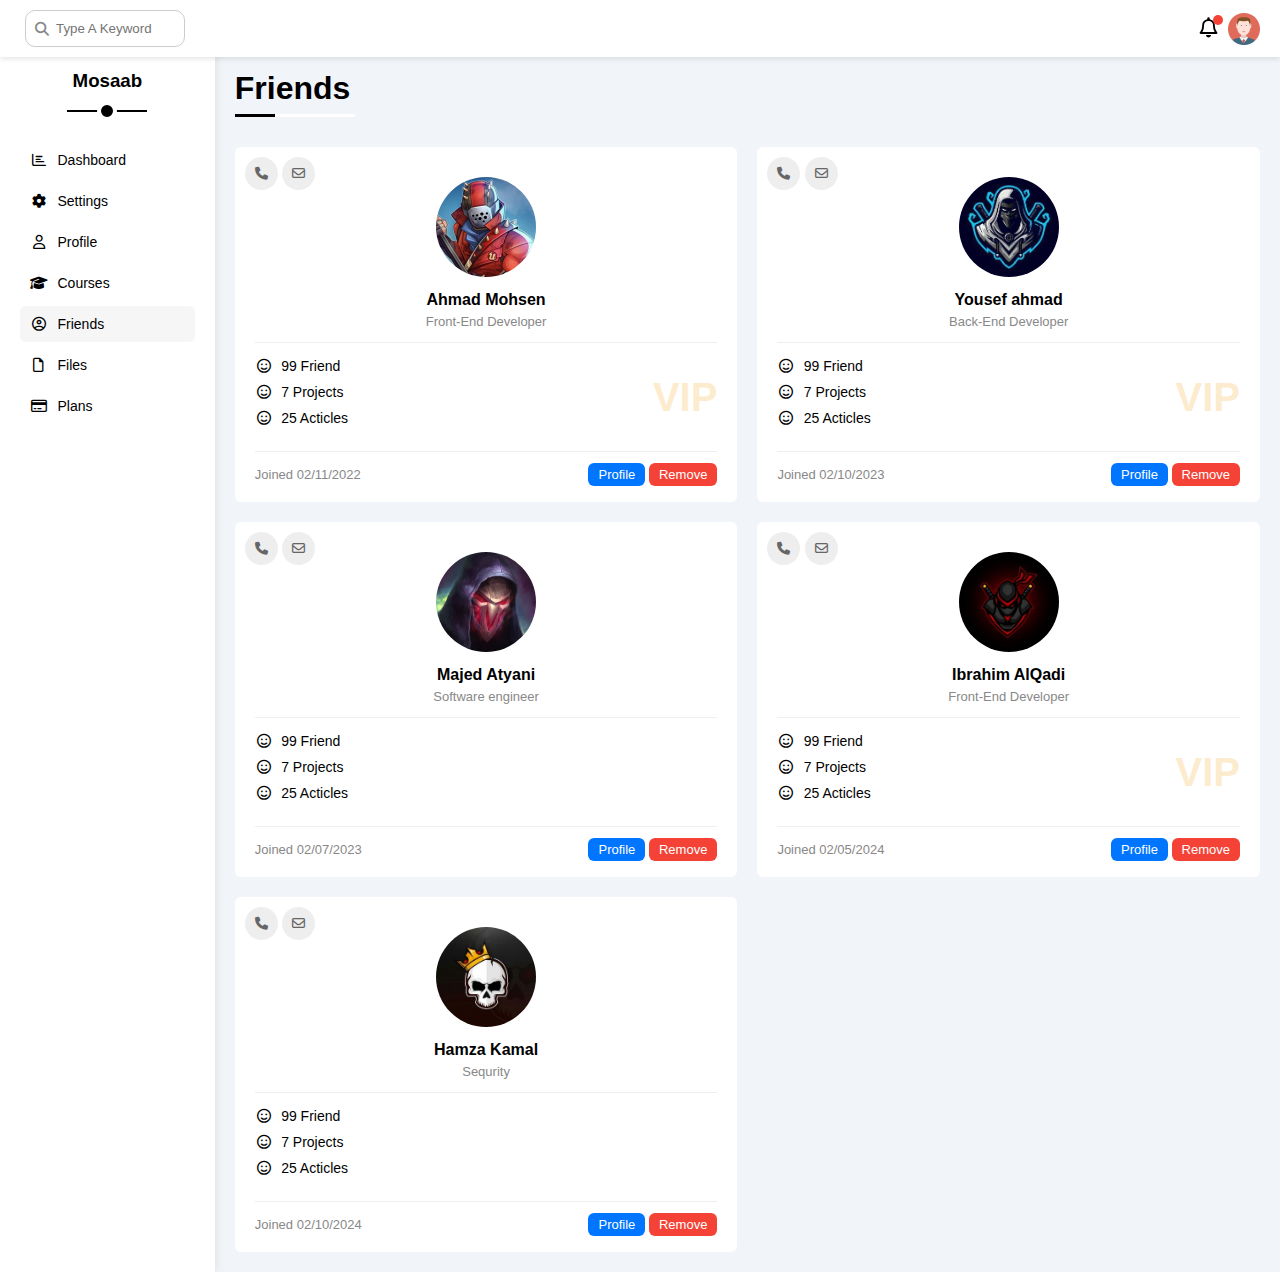
<file: friends.html>
<!DOCTYPE html>
<html lang="en">

<head>
    <meta charset="UTF-8" />
    <meta http-equiv="X-UA-Compatible" content="IE=edge" />
    <meta name="viewport" content="width=device-width, initial-scale=1.0" />
    <title>Friends</title>
    <link rel="stylesheet" href="css/all.min.css" />
    <link rel="stylesheet" href="css/framework.css" />
    <link rel="stylesheet" href="css/master.css" />
    <link rel="preconnect" href="https://fonts.googleapis.com" />
    <link rel="preconnect" href="https://fonts.gstatic.com" crossorigin />
    <link href="https://fonts.googleapis.com/css2?family=Cairo:wght@300;400;700&#038;display=swap" rel="stylesheet" />
</head>

<body>
    <div class="page d-flex">
        <div class="sidebar bg-white p-20 p-relative">
            <h3 class="p-relative txt-c mt-0">Mosaab</h3>
            <ul>
                <li>
                    <a class=" d-flex align-center fs-14 c-black rad-6 p-10" href="index.html">
                        <i class="fa-regular fa-chart-bar fa-fw"></i>
                        <span>Dashboard</span>
                    </a>
                </li>
                <li>
                    <a class=" d-flex align-center fs-14 c-black rad-6 p-10" href="settings.html">
                        <i class="fa-solid fa-gear fa-fw"></i>
                        <span>Settings</span>
                    </a>
                </li>
                <li>
                    <a class="d-flex align-center fs-14 c-black rad-6 p-10" href="profile.html">
                        <i class="fa-regular fa-user fa-fw"></i>
                        <span>Profile</span>
                    </a>
                </li>
                <li>
                    <a class="d-flex align-center fs-14 c-black rad-6 p-10" href="courses.html">
                        <i class="fa-solid fa-graduation-cap fa-fw"></i>
                        <span>Courses</span>
                    </a>
                </li>
                <li>
                    <a class="active  d-flex align-center fs-14 c-black rad-6 p-10" href="friends.html">
                        <i class="fa-regular fa-circle-user fa-fw"></i>
                        <span>Friends</span>
                    </a>
                </li>
                <li>
                    <a class="d-flex align-center fs-14 c-black rad-6 p-10" href="files.html">
                        <i class="fa-regular fa-file fa-fw"></i>
                        <span>Files</span>
                    </a>
                </li>
                <li>
                    <a class="d-flex align-center fs-14 c-black rad-6 p-10" href="plans.html">
                        <i class="fa-regular fa-credit-card fa-fw"></i>
                        <span>Plans</span>
                    </a>
                </li>
            </ul>
        </div>
        <div class="content w-full">
            <!-- Start Head -->
            <div class="head bg-white p-15 between-flex">
                <div class="search p-relative">
                    <input class="p-10" type="search" placeholder="Type A Keyword" />
                </div>
                <div class="icons d-flex align-center">
                    <span class="notification p-relative">
                        <i class="fa-regular fa-bell fa-lg"></i>
                    </span>
                    <img decoding="async" src="images/avatar.png" alt="" />
                </div>
            </div>
            <!-- End Head -->
            <h1 class="p-relative"> Friends</h1>
            <div class="friends-page d-grid m-20 gap-20">
                <div class="friend bg-white rad-6 p-20 p-relative">
                    <div class="contact">
                        <i class="fa-solid fa-phone"></i>
                        <i class="fa-regular fa-envelope"></i>
                    </div>
                    <div class="txt-c">
                        <img class="rad-half mt-10 mb-10 w-100 h-100 " src="images/friend-01.jpg" alt="">
                        <h4 class=" m-0  ">Ahmad Mohsen</h4>
                        <p class="c-grey fs-13 mt-5 mb-0">Front-End Developer</p>
                    </div>
                 <div class="icons fs-14 p-relative">
                    <div class="mb-10">
                        <i class="fa-regular fa-face-smile fa-fw"></i>
                  <span>99 Friend</span>
                    </div>
                    <div class="mb-10">
                        <i class="fa-regular fa-face-smile fa-fw"></i>
                  <span>7 Projects</span>
                    </div>
                    <div class="mb-10">
                        <i class="fa-regular fa-face-smile fa-fw"></i>
                  <span>25 Acticles</span>
                    </div>
                    <span class="vip fw-bold c-orange">vip</span>
                 </div>
                 <div class="info between-flex fs-13">
                    <span class="c-grey">Joined 02/11/2022</span>
                    <div>
                      <a class="bg-blue c-white btn-shape" href="profile.html">Profile</a>
                      <a class="bg-red c-white btn-shape" href="#">Remove</a>
                    </div>
                  </div>
                </div>
                <div class="friend bg-white rad-6 p-20 p-relative">
                    <div class="contact">
                        <i class="fa-solid fa-phone"></i>
                        <i class="fa-regular fa-envelope"></i>
                    </div>
                    <div class="txt-c">
                        <img class="rad-half mt-10 mb-10 w-100 h-100 " src="images/friend-02.jpg" alt="">
                        <h4 class=" m-0  ">Yousef ahmad</h4>
                        <p class="c-grey fs-13 mt-5 mb-0">Back-End Developer</p>
                    </div>
                 <div class="icons fs-14 p-relative">
                    <div class="mb-10">
                        <i class="fa-regular fa-face-smile fa-fw"></i>
                  <span>99 Friend</span>
                    </div>
                    <div class="mb-10">
                        <i class="fa-regular fa-face-smile fa-fw"></i>
                  <span>7 Projects</span>
                    </div>
                    <div class="mb-10">
                        <i class="fa-regular fa-face-smile fa-fw"></i>
                  <span>25 Acticles</span>
                    </div>
                    <span class="vip fw-bold c-orange">vip</span>
                 </div>
                 <div class="info between-flex fs-13">
                    <span class="c-grey">Joined 02/10/2023</span>
                    <div>
                      <a class="bg-blue c-white btn-shape" href="profile.html">Profile</a>
                      <a class="bg-red c-white btn-shape" href="#">Remove</a>
                    </div>
                  </div>
                </div>

                <div class="friend bg-white rad-6 p-20 p-relative">
                    <div class="contact">
                        <i class="fa-solid fa-phone"></i>
                        <i class="fa-regular fa-envelope"></i>
                    </div>
                    <div class="txt-c">
                        <img class="rad-half mt-10 mb-10 w-100 h-100 " src="images/friend-03.jpg" alt="">
                        <h4 class=" m-0  ">Majed Atyani</h4>
                        <p class="c-grey fs-13 mt-5 mb-0">Software engineer</p>
                    </div>
                 <div class="icons fs-14 p-relative">
                    <div class="mb-10">
                        <i class="fa-regular fa-face-smile fa-fw"></i>
                  <span>99 Friend</span>
                    </div>
                    <div class="mb-10">
                        <i class="fa-regular fa-face-smile fa-fw"></i>
                  <span>7 Projects</span>
                    </div>
                    <div class="mb-10">
                        <i class="fa-regular fa-face-smile fa-fw"></i>
                  <span>25 Acticles</span>
                    </div>
                 </div>
                 <div class="info between-flex fs-13">
                    <span class="c-grey">Joined 02/07/2023</span>
                    <div>
                      <a class="bg-blue c-white btn-shape" href="profile.html">Profile</a>
                      <a class="bg-red c-white btn-shape" href="#">Remove</a>
                    </div>
                  </div>
                </div>

                <div class="friend bg-white rad-6 p-20 p-relative">
                    <div class="contact">
                        <i class="fa-solid fa-phone"></i>
                        <i class="fa-regular fa-envelope"></i>
                    </div>
                    <div class="txt-c">
                        <img class="rad-half mt-10 mb-10 w-100 h-100 " src="images/friend-04.jpg" alt="">
                        <h4 class=" m-0  ">Ibrahim AlQadi</h4>
                        <p class="c-grey fs-13 mt-5 mb-0">Front-End Developer</p>
                    </div>
                 <div class="icons fs-14 p-relative">
                    <div class="mb-10">
                        <i class="fa-regular fa-face-smile fa-fw"></i>
                  <span>99 Friend</span>
                    </div>
                    <div class="mb-10">
                        <i class="fa-regular fa-face-smile fa-fw"></i>
                  <span>7 Projects</span>
                    </div>
                    <div class="mb-10">
                        <i class="fa-regular fa-face-smile fa-fw"></i>
                  <span>25 Acticles</span>
                    </div>
                    <span class="vip fw-bold c-orange">vip</span>
                 </div>
                 <div class="info between-flex fs-13">
                    <span class="c-grey">Joined 02/05/2024</span>
                    <div>
                      <a class="bg-blue c-white btn-shape" href="profile.html">Profile</a>
                      <a class="bg-red c-white btn-shape" href="#">Remove</a>
                    </div>
                  </div>
                </div>

                <div class="friend bg-white rad-6 p-20 p-relative">
                    <div class="contact">
                        <i class="fa-solid fa-phone"></i>
                        <i class="fa-regular fa-envelope"></i>
                    </div>
                    <div class="txt-c">
                        <img class="rad-half mt-10 mb-10 w-100 h-100 " src="images/friend-05.jpg" alt="">
                        <h4 class=" m-0  ">Hamza Kamal</h4>
                        <p class="c-grey fs-13 mt-5 mb-0">Sequrity</p>
                    </div>
                 <div class="icons fs-14 p-relative">
                    <div class="mb-10">
                        <i class="fa-regular fa-face-smile fa-fw"></i>
                  <span>99 Friend</span>
                    </div>
                    <div class="mb-10">
                        <i class="fa-regular fa-face-smile fa-fw"></i>
                  <span>7 Projects</span>
                    </div>
                    <div class="mb-10">
                        <i class="fa-regular fa-face-smile fa-fw"></i>
                  <span>25 Acticles</span>
                    </div>
                 </div>
                 <div class="info between-flex fs-13">
                    <span class="c-grey">Joined 02/10/2024</span>
                    <div>
                      <a class="bg-blue c-white btn-shape" href="profile.html">Profile</a>
                      <a class="bg-red c-white btn-shape" href="#">Remove</a>
                    </div>
                  </div>
                </div>
            </div>
        </div>
    </div>
    </div>
    </div>
</body>

</html>


<!-- <label>
  <input type="checkbox" class="toggle-checkbox" checked >
  <div class="toggle-switch"></div>
</label> -->
</file>
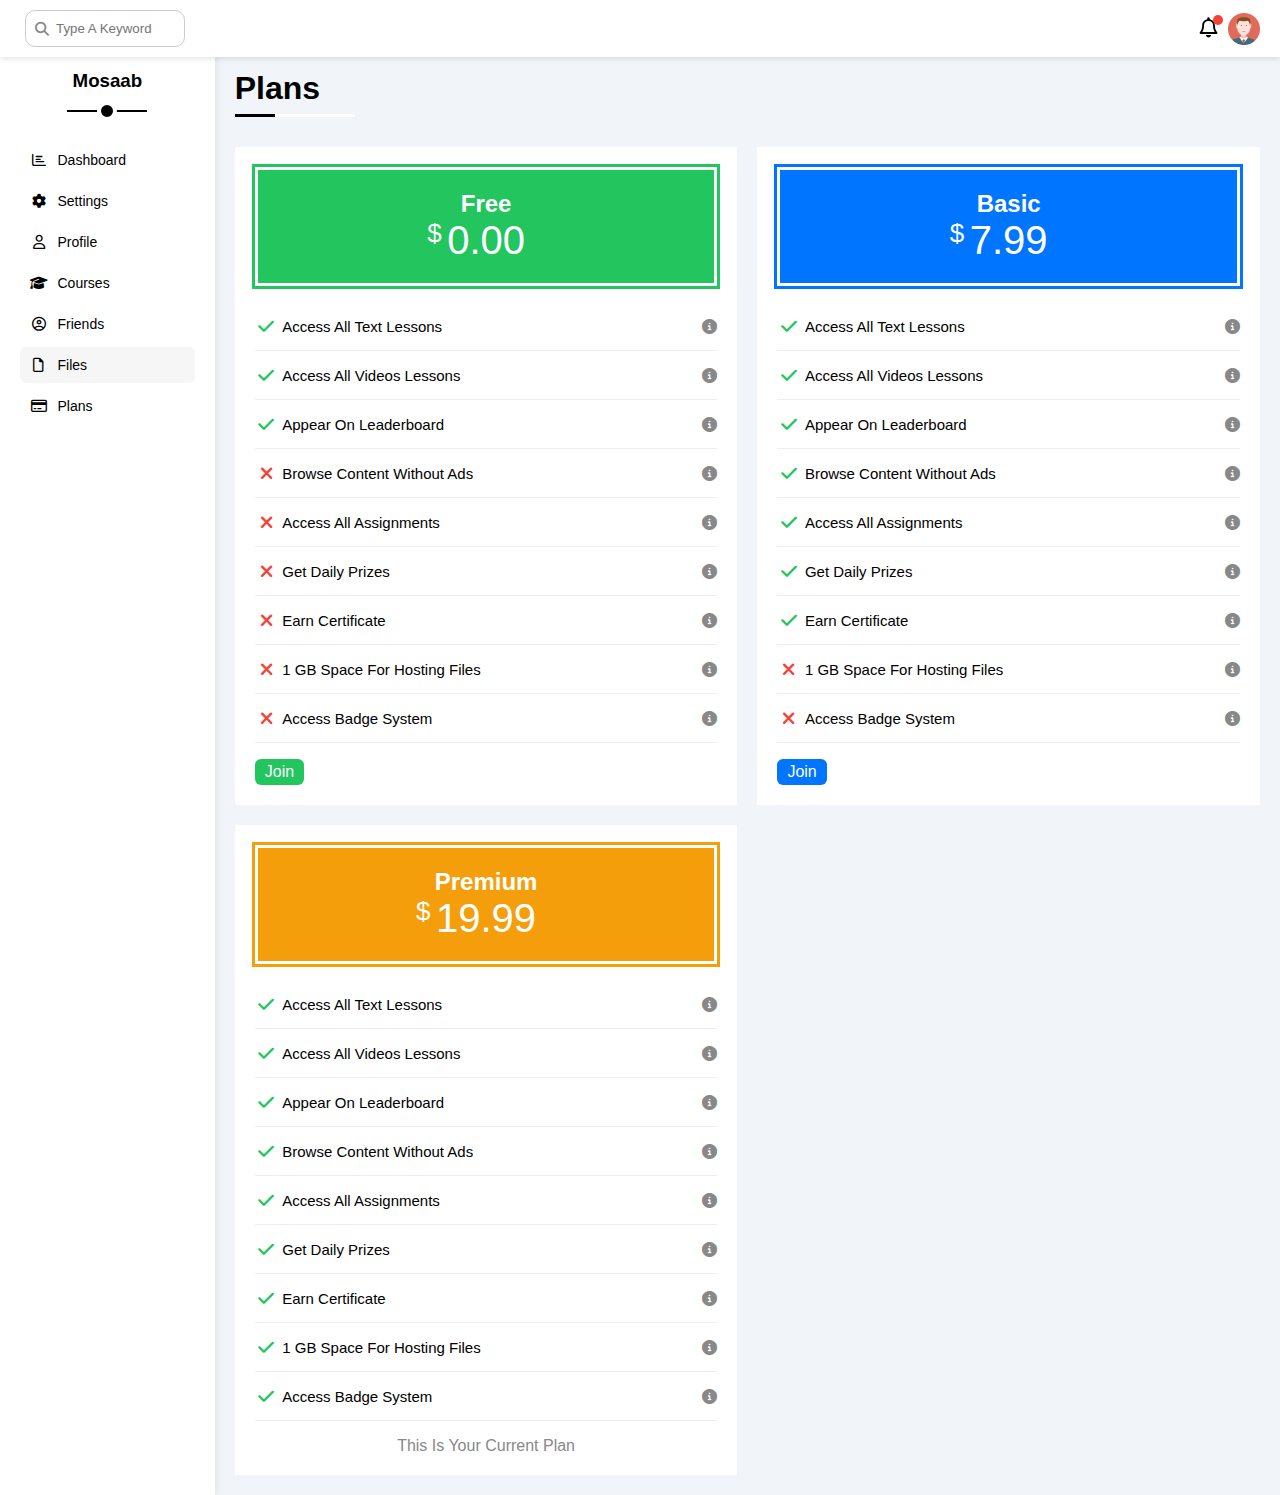
<file: plans.html>
<!DOCTYPE html>
<html lang="en">

<head>
    <meta charset="UTF-8" />
    <meta http-equiv="X-UA-Compatible" content="IE=edge" />
    <meta name="viewport" content="width=device-width, initial-scale=1.0" />
    <title>Plans</title>
    <link rel="stylesheet" href="css/all.min.css" />
    <link rel="stylesheet" href="css/framework.css" />
    <link rel="stylesheet" href="css/master.css" />
    <link rel="preconnect" href="https://fonts.googleapis.com" />
    <link rel="preconnect" href="https://fonts.gstatic.com" crossorigin />
    <link href="https://fonts.googleapis.com/css2?family=Cairo:wght@300;400;700&#038;display=swap" rel="stylesheet" />
</head>

<body>
    <div class="page d-flex">
        <div class="sidebar bg-white p-20 p-relative">
            <h3 class="p-relative txt-c mt-0">Mosaab</h3>
            <ul>
                <li>
                    <a class=" d-flex align-center fs-14 c-black rad-6 p-10" href="index.html">
                        <i class="fa-regular fa-chart-bar fa-fw"></i>
                        <span>Dashboard</span>
                    </a>
                </li>
                <li>
                    <a class=" d-flex align-center fs-14 c-black rad-6 p-10" href="settings.html">
                        <i class="fa-solid fa-gear fa-fw"></i>
                        <span>Settings</span>
                    </a>
                </li>
                <li>
                    <a class="d-flex align-center fs-14 c-black rad-6 p-10" href="profile.html">
                        <i class="fa-regular fa-user fa-fw"></i>
                        <span>Profile</span>
                    </a>
                </li>
                <li>
                    <a class="d-flex align-center fs-14 c-black rad-6 p-10" href="courses.html">
                        <i class="fa-solid fa-graduation-cap fa-fw"></i>
                        <span>Courses</span>
                    </a>
                </li>
                <li>
                    <a class="d-flex align-center fs-14 c-black rad-6 p-10" href="friends.html">
                        <i class="fa-regular fa-circle-user fa-fw"></i>
                        <span>Friends</span>
                    </a>
                </li>
                <li>
                    <a class="active d-flex align-center fs-14 c-black rad-6 p-10" href="files.html">
                        <i class="fa-regular fa-file fa-fw"></i>
                        <span>Files</span>
                    </a>
                </li>
                <li>
                    <a class="d-flex align-center fs-14 c-black rad-6 p-10" href="plans.html">
                        <i class="fa-regular fa-credit-card fa-fw"></i>
                        <span>Plans</span>
                    </a>
                </li>
            </ul>
        </div>
        <div class="content w-full">
            <!-- Start Head -->
            <div class="head bg-white p-15 between-flex">
                <div class="search p-relative">
                    <input class="p-10" type="search" placeholder="Type A Keyword" />
                </div>
                <div class="icons d-flex align-center">
                    <span class="notification p-relative">
                        <i class="fa-regular fa-bell fa-lg"></i>
                    </span>
                    <img decoding="async" src="images/avatar.png" alt="" />
                </div>
            </div>
            <!-- End Head -->
            <h1 class="p-relative"> Plans</h1>
            <div class="plans-page d-grid m-20 gap-20">
                <div class="plan green bg-white p-20">
                    <div class="top bg-green txt-c p-20">
                        <h2 class="m-0 c-white">Free</h2>
                        <div class="price c-white"><span>$</span>0.00</div>
                    </div>
                    <ul>
                        <li>
                            <i class="fa-solid fa-check fa-fw yes"></i>
                            <span>Access All Text Lessons</span>
                            <i class="fa-solid fa-circle-info help"></i>
                        </li>
                        <li>
                            <i class="fa-solid fa-check fa-fw yes"></i>
                            <span>Access All Videos Lessons</span>
                            <i class="fa-solid fa-circle-info help"></i>
                        </li>
                        <li>
                            <i class="fa-solid fa-check fa-fw yes"></i>
                            <span>Appear On Leaderboard</span>
                            <i class="fa-solid fa-circle-info help"></i>
                        </li>
                        <li>
                            <i class="fa-solid fa-xmark fa-fw"></i>
                            <span>Browse Content Without Ads</span>
                            <i class="fa-solid fa-circle-info help"></i>
                        </li>
                        <li>
                            <i class="fa-solid fa-xmark fa-fw"></i>
                            <span>Access All Assignments</span>
                            <i class="fa-solid fa-circle-info help"></i>
                        </li>
                        <li>
                            <i class="fa-solid fa-xmark fa-fw"></i>
                            <span>Get Daily Prizes</span>
                            <i class="fa-solid fa-circle-info help"></i>
                        </li>
                        <li>
                            <i class="fa-solid fa-xmark fa-fw"></i>
                            <span>Earn Certificate</span>
                            <i class="fa-solid fa-circle-info help"></i>
                        </li>
                        <li>
                            <i class="fa-solid fa-xmark fa-fw"></i>
                            <span>1 GB Space For Hosting Files</span>
                            <i class="fa-solid fa-circle-info help"></i>
                        </li>
                        <li>
                            <i class="fa-solid fa-xmark fa-fw"></i>
                            <span>Access Badge System</span>
                            <i class="fa-solid fa-circle-info help"></i>
                        </li>
                    </ul>
                    <a href="#" class="btn-shape bg-green c-white d-block w-fit">Join</a>
                </div>
                <!-- Start Plan -->
                <div class="plan blue bg-white p-20">
                    <div class="top bg-blue txt-c p-20">
                        <h2 class="m-0 c-white">Basic</h2>
                        <div class="price c-white"><span>$</span>7.99</div>
                    </div>
                    <ul class="list-none p-0">
                        <li>
                            <i class="fa-solid fa-check fa-fw yes"></i>
                            <span>Access All Text Lessons</span>
                            <i class="fa-solid fa-circle-info help"></i>
                        </li>
                        <li>
                            <i class="fa-solid fa-check fa-fw yes"></i>
                            <span>Access All Videos Lessons</span>
                            <i class="fa-solid fa-circle-info help"></i>
                        </li>
                        <li>
                            <i class="fa-solid fa-check fa-fw yes"></i>
                            <span>Appear On Leaderboard</span>
                            <i class="fa-solid fa-circle-info help"></i>
                        </li>
                        <li>
                            <i class="fa-solid fa-check fa-fw yes"></i>
                            <span>Browse Content Without Ads</span>
                            <i class="fa-solid fa-circle-info help"></i>
                        </li>
                        <li>
                            <i class="fa-solid fa-check fa-fw yes"></i>
                            <span>Access All Assignments</span>
                            <i class="fa-solid fa-circle-info help"></i>
                        </li>
                        <li>
                            <i class="fa-solid fa-check fa-fw yes"></i>
                            <span>Get Daily Prizes</span>
                            <i class="fa-solid fa-circle-info help"></i>
                        </li>
                        <li>
                            <i class="fa-solid fa-check fa-fw yes"></i>
                            <span>Earn Certificate</span>
                            <i class="fa-solid fa-circle-info help"></i>
                        </li>
                        <li>
                            <i class="fa-solid fa-xmark fa-fw"></i>
                            <span>1 GB Space For Hosting Files</span>
                            <i class="fa-solid fa-circle-info help"></i>
                        </li>
                        <li>
                            <i class="fa-solid fa-xmark fa-fw"></i>
                            <span>Access Badge System</span>
                            <i class="fa-solid fa-circle-info help"></i>
                        </li>
                    </ul>
                    <a href="#" class="btn-shape bg-blue c-white d-block w-fit">Join</a>
                </div>
                <!-- End Plan -->
                <!-- Start Plan -->
                <div class="plan orange bg-white p-20">
                    <div class="top bg-orange txt-c p-20">
                        <h2 class="m-0 c-white">Premium</h2>
                        <div class="price c-white"><span>$</span>19.99</div>
                    </div>
                    <ul class="list-none p-0">
                        <li>
                            <i class="fa-solid fa-check fa-fw yes"></i>
                            <span>Access All Text Lessons</span>
                            <i class="fa-solid fa-circle-info help"></i>
                        </li>
                        <li>
                            <i class="fa-solid fa-check fa-fw yes"></i>
                            <span>Access All Videos Lessons</span>
                            <i class="fa-solid fa-circle-info help"></i>
                        </li>
                        <li>
                            <i class="fa-solid fa-check fa-fw yes"></i>
                            <span>Appear On Leaderboard</span>
                            <i class="fa-solid fa-circle-info help"></i>
                        </li>
                        <li>
                            <i class="fa-solid fa-check fa-fw yes"></i>
                            <span>Browse Content Without Ads</span>
                            <i class="fa-solid fa-circle-info help"></i>
                        </li>
                        <li>
                            <i class="fa-solid fa-check fa-fw yes"></i>
                            <span>Access All Assignments</span>
                            <i class="fa-solid fa-circle-info help"></i>
                        </li>
                        <li>
                            <i class="fa-solid fa-check fa-fw yes"></i>
                            <span>Get Daily Prizes</span>
                            <i class="fa-solid fa-circle-info help"></i>
                        </li>
                        <li>
                            <i class="fa-solid fa-check fa-fw yes"></i>
                            <span>Earn Certificate</span>
                            <i class="fa-solid fa-circle-info help"></i>
                        </li>
                        <li>
                            <i class="fa-solid fa-check fa-fw yes"></i>
                            <span>1 GB Space For Hosting Files</span>
                            <i class="fa-solid fa-circle-info help"></i>
                        </li>
                        <li>
                            <i class="fa-solid fa-check fa-fw yes"></i>
                            <span>Access Badge System</span>
                            <i class="fa-solid fa-circle-info help"></i>
                        </li>
                    </ul>
                    <p class="c-grey m-0 txt-c">This Is Your Current Plan</p>
                </div>
                <!-- End Plan -->
            </div>
        </div>
    </div>
</body>

</html>
</div>
</div>
</div>
</body>

</html>


<!-- <label>
  <input type="checkbox" class="toggle-checkbox" checked >
  <div class="toggle-switch"></div>
</label> -->
</file>
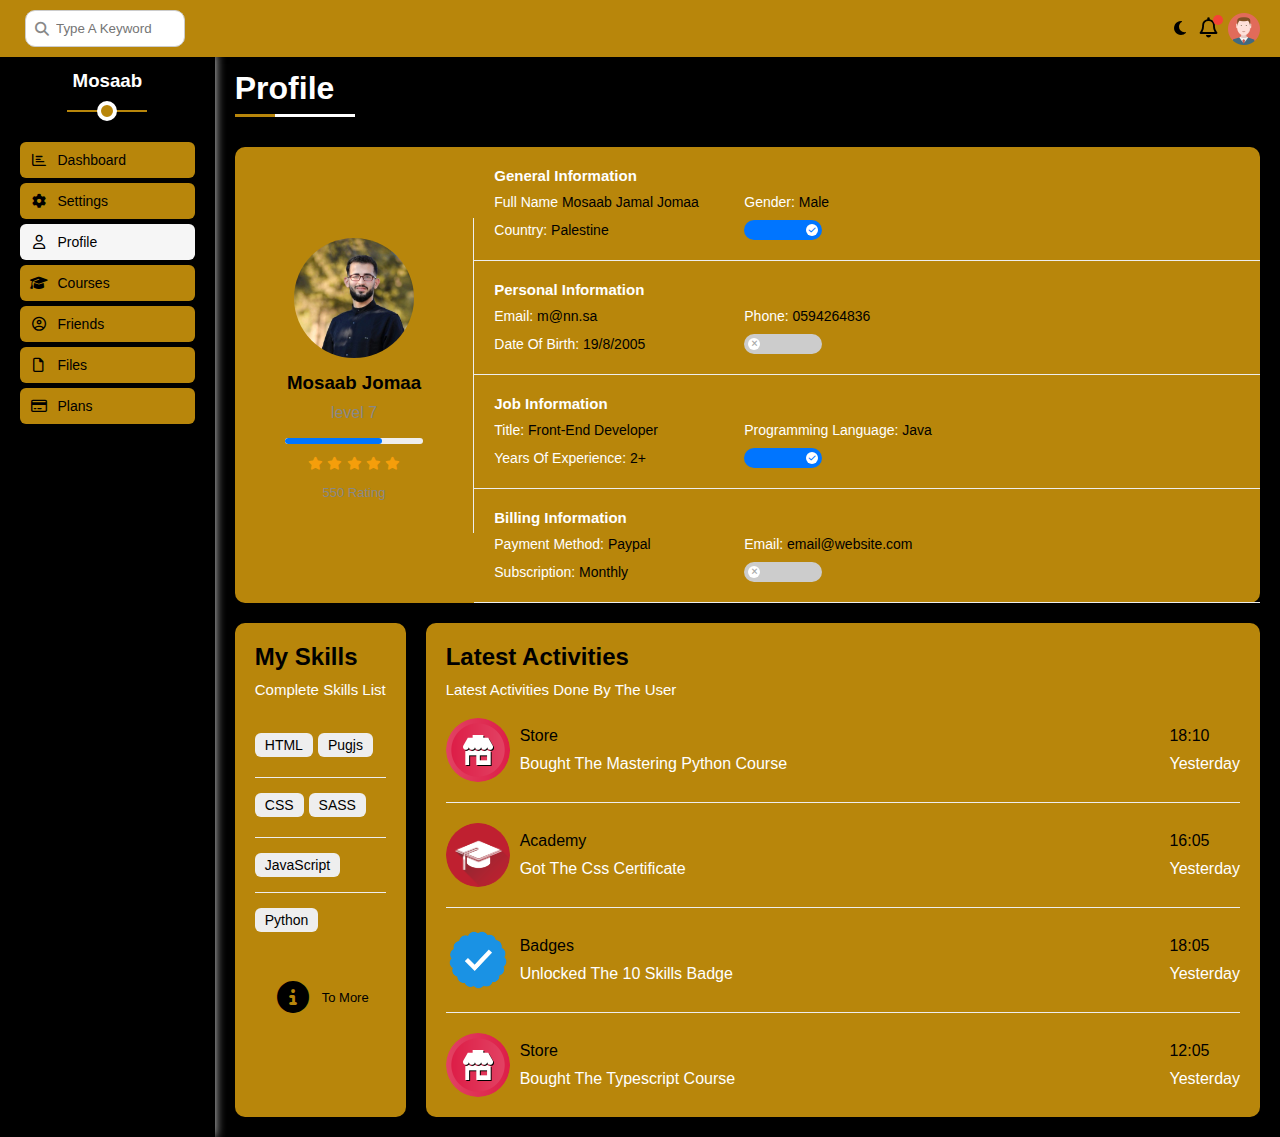
<file: profile-D.html>
<!DOCTYPE html>
<html lang="en">

<head>
  <meta charset="UTF-8" />
  <meta http-equiv="X-UA-Compatible" content="IE=edge" />
  <meta name="viewport" content="width=device-width, initial-scale=1.0" />
  <title>Profile</title>
  <link rel="stylesheet" href="css/all.min.css" />
  <link rel="stylesheet" href="css/framework.css" />
  <link rel="stylesheet" href="css/master.css" />
  <link rel="preconnect" href="https://fonts.googleapis.com" />
  <link rel="preconnect" href="https://fonts.gstatic.com" crossorigin />
  <link href="https://fonts.googleapis.com/css2?family=Cairo:wght@300;400;700&#038;display=swap" rel="stylesheet" />
</head>

<body>
  <div class="page page-d d-flex">
    <div class="sidebar sidebar-d bg-black c-white p-20 p-relative">
      <h3 class="p-relative txt-c mt-0">Mosaab</h3>
      <ul>
        <li>
          <a class=" d-flex align-center fs-14 c-black rad-6 p-10" href="index.html">
            <i class="fa-regular fa-chart-bar fa-fw"></i>
            <span>Dashboard</span>
          </a>
        </li>
        <li>
          <a class=" d-flex align-center fs-14 c-black rad-6 p-10" href="settings.html">
            <i class="fa-solid fa-gear fa-fw"></i>
            <span>Settings</span>
          </a>
        </li>
        <li>
          <a class="active d-flex align-center fs-14 c-black rad-6 p-10" href="profile.html">
            <i class="fa-regular fa-user fa-fw"></i>
            <span>Profile</span>
          </a>
        </li>
        <li>
          <a class="d-flex align-center fs-14 c-black rad-6 p-10" href="courses.html">
            <i class="fa-solid fa-graduation-cap fa-fw"></i>
            <span>Courses</span>
          </a>
        </li>
        <li>
          <a class="d-flex align-center fs-14 c-black rad-6 p-10" href="friends.html">
            <i class="fa-regular fa-circle-user fa-fw"></i>
            <span>Friends</span>
          </a>
        </li>
        <li>
          <a class="d-flex align-center fs-14 c-black rad-6 p-10" href="files.html">
            <i class="fa-regular fa-file fa-fw"></i>
            <span>Files</span>
          </a>
        </li>
        <li>
          <a class="d-flex align-center fs-14 c-black rad-6 p-10" href="plans.html">
            <i class="fa-regular fa-credit-card fa-fw"></i>
            <span>Plans</span>
          </a>
        </li>
      </ul>
    </div>
    <div class="content content-d dark bg-black w-full">
      <!-- Start Head -->
      <div class="head head-d bg-white p-15 between-flex">
        <div class="search p-relative">
          <input class="p-10" type="search" placeholder="Type A Keyword" />
        </div>
        <div class="icons d-flex align-center">
          <span class="notification p-relative">
            <a class="night-mode" href="profile-D.html"><i class="fa-solid fa-moon"></i></a>
            <i class="fa-regular fa-bell fa-lg"></i>
          </span>
          <img decoding="async" src="images/avatar.png" alt="" />
        </div>
      </div>
      <!-- End Head -->
      <h1 class="p-relative c-white"> Profile</h1>
      <div class="profile-page profile-page-d m-20">
        <!-- Start overview -->
        <div class="overview overview-d bg-white rad-10 d-flex align-center">
          <div class="avatar-box avatar-box-d  txt-c p-20">
            <img class=" mb-10 rad-half  " src="images/my-image.jpg   " alt="">
            <h3 class="m-0 "> Mosaab Jomaa </h3>
            <p class="mt-10 c-grey"> level 7</p>
            <div class="level rad-6 bg-eee p-relative">
              <span style="width:70%"></span>
            </div>
            <div class="rating mt-10 mb-10">
              <i class="fa-solid fa-star c-orange fs-13"></i>
              <i class="fa-solid fa-star c-orange fs-13"></i>
              <i class="fa-solid fa-star c-orange fs-13"></i>
              <i class="fa-solid fa-star c-orange fs-13"></i>
              <i class="fa-solid fa-star c-orange fs-13"></i>
            </div>
            <p class="c-grey fs-13">550 Rating</p>
          </div>
          <div class="info-box info-box-d w-full txt-c-mobile">
            <!-- Start information row -->
            <div class="box  p-20 d-flex align-center">
              <h4 class="c-white fs-15 m-0 w-full">General Information</h4>
              <div class="fs-14">
                <span class="c-white">Full Name</span>
                <span>Mosaab Jamal Jomaa</span>
              </div>
              <div class="fs-14">
                <span class="c-white">Gender:</span>
                <span>Male</span>
              </div>
              <div class="fs-14">
                <span class="c-white">Country:</span>
                <span>Palestine</span>
              </div>
              <div class="fs-14">
                <label>
                  <input class="toggle-checkbox" type="checkbox" checked />
                  <div class="toggle-switch"></div>
                </label>
              </div>
            </div>
            <!-- End information row -->
            <!-- Start Information Row -->
            <div class="box p-20 d-flex align-center">
              <h4 class="c-white w-full fs-15 m-0">Personal Information</h4>
              <div class="fs-14">
                <span class="c-white">Email:</span>
                <span>m@nn.sa</span>
              </div>
              <div class="fs-14">
                <span class="c-white">Phone:</span>
                <span>0594264836</span>
              </div>
              <div class="fs-14">
                <span class="c-white">Date Of Birth:</span>
                <span>19/8/2005</span>
              </div>
              <div class="fs-14">
                <label>
                  <input class="toggle-checkbox" type="checkbox" />
                  <div class="toggle-switch"></div>
                </label>
              </div>
            </div>
            <!-- End Information Row -->
            <!-- Start Information Row -->
            <div class="box p-20 d-flex align-center">
              <h4 class="c-white w-full fs-15 m-0">Job Information</h4>
              <div class="fs-14">
                <span class="c-white">Title:</span>
                <span>Front-End Developer</span>
              </div>
              <div class="fs-14">
                <span class="c-white">Programming Language:</span>
                <span>Java</span>
              </div>
              <div class="fs-14">
                <span class="c-white">Years Of Experience:</span>
                <span>2+</span>
              </div>
              <div class="fs-14">
                <label>
                  <input class="toggle-checkbox" type="checkbox" checked />
                  <div class="toggle-switch"></div>
                </label>
              </div>
            </div>
            <!-- End Information Row -->
            <!-- Start Information Row -->
            <div class="box p-20 d-flex align-center">
              <h4 class="c-white w-full fs-15 m-0">Billing Information</h4>
              <div class="fs-14">
                <span class="c-white">Payment Method:</span>
                <span>Paypal</span>
              </div>
              <div class="fs-14">
                <span class="c-white">Email:</span>
                <span>email@website.com</span>
              </div>
              <div class="fs-14">
                <span class="c-white">Subscription:</span>
                <span>Monthly</span>
              </div>
              <div class="fs-14">
                <label>
                  <input class="toggle-checkbox" type="checkbox" />
                  <div class="toggle-switch"></div>
                </label>
              </div>
            </div>
            <!-- End Information Row -->
          </div>
        </div>
        <!-- end overview -->
        <!-- Start other data -->
        <div class="other-data other-data-d d-flex gap-20">
          <div class="skills-card bg-dark p-20 rad-10 mt-20">
            <h2 class="mt-0 mb-10"> My Skills</h2>
            <p class="fs-15 c-white mb-20 mt-0">Complete Skills List</p>
            <ul class="m-0 txt-c-mobile">
              <li><span>HTML</span><span>Pugjs</span></li>
              <li><span>CSS</span><span>SASS</span></li>
              <li><span>JavaScript</span></li>
              <li><span>Python</span></li>
            </ul>
             <div class=" link center-flex ">           
            <a href="about.html" class="center-flex w-100 about">
              <i class="fa-solid fa-circle-info fa-2x"></i>
             <p class="fs-13">To More</p>
            </a>
             </div>
          </div>
          <div class="activities p-20 bg-dark rad-10 mt-20">
            <h2 class="mt-0 mb-10">Latest Activities</h2>
            <p class="mt-0 mb-20 c-white fs-15">Latest Activities Done By The User</p>
            <div class="activity d-flex align-center txt-c-mobile">
              <img decoding="async" src="images/activity-01.png" alt="" />
              <div class="info">
                <span class="d-block mb-10">Store</span>
                <span class="c-white">Bought The Mastering Python Course</span>
              </div>
              <div class="date">
                <span class="d-block mb-10">18:10</span>
                <span class="c-white">Yesterday</span>
              </div>
            </div>
            <div class="activity d-flex align-center txt-c-mobile">
              <img decoding="async" src="images/activity-02.png" alt="" />
              <div class="info">
                <span class="d-block mb-10">Academy</span>
                <span class="c-white">Got The Css Certificate</span>
              </div>
              <div class="date">
                <span class="d-block mb-10">16:05</span>
                <span class="c-white">Yesterday</span>
              </div>
            </div>
            <div class="activity d-flex align-center txt-c-mobile">
              <img decoding="async" src="images/activity-03.png" alt="" />
              <div class="info">
                <span class="d-block mb-10">Badges</span>
                <span class="c-white">Unlocked The 10 Skills Badge</span>
              </div>
              <div class="date">
                <span class="d-block mb-10">18:05</span>
                <span class="c-white">Yesterday</span>
              </div>
            </div>
            <div class="activity d-flex align-center txt-c-mobile">
              <img decoding="async" src="images/activity-01.png" alt="" />
              <div class="info">
                <span class="d-block mb-10">Store</span>
                <span class="c-white">Bought The Typescript Course</span>
              </div>
              <div class="date">
                <span class="d-block mb-10">12:05</span>
                <span class="c-white">Yesterday</span>
              </div>
            </div>
          </div>
        </div>
        <!-- End Other Data -->
      </div>
    </div>
  </div>
</body>

</html>


<!-- <label>
  <input type="checkbox" class="toggle-checkbox" checked >
  <div class="toggle-switch"></div>
</label> -->
</file>
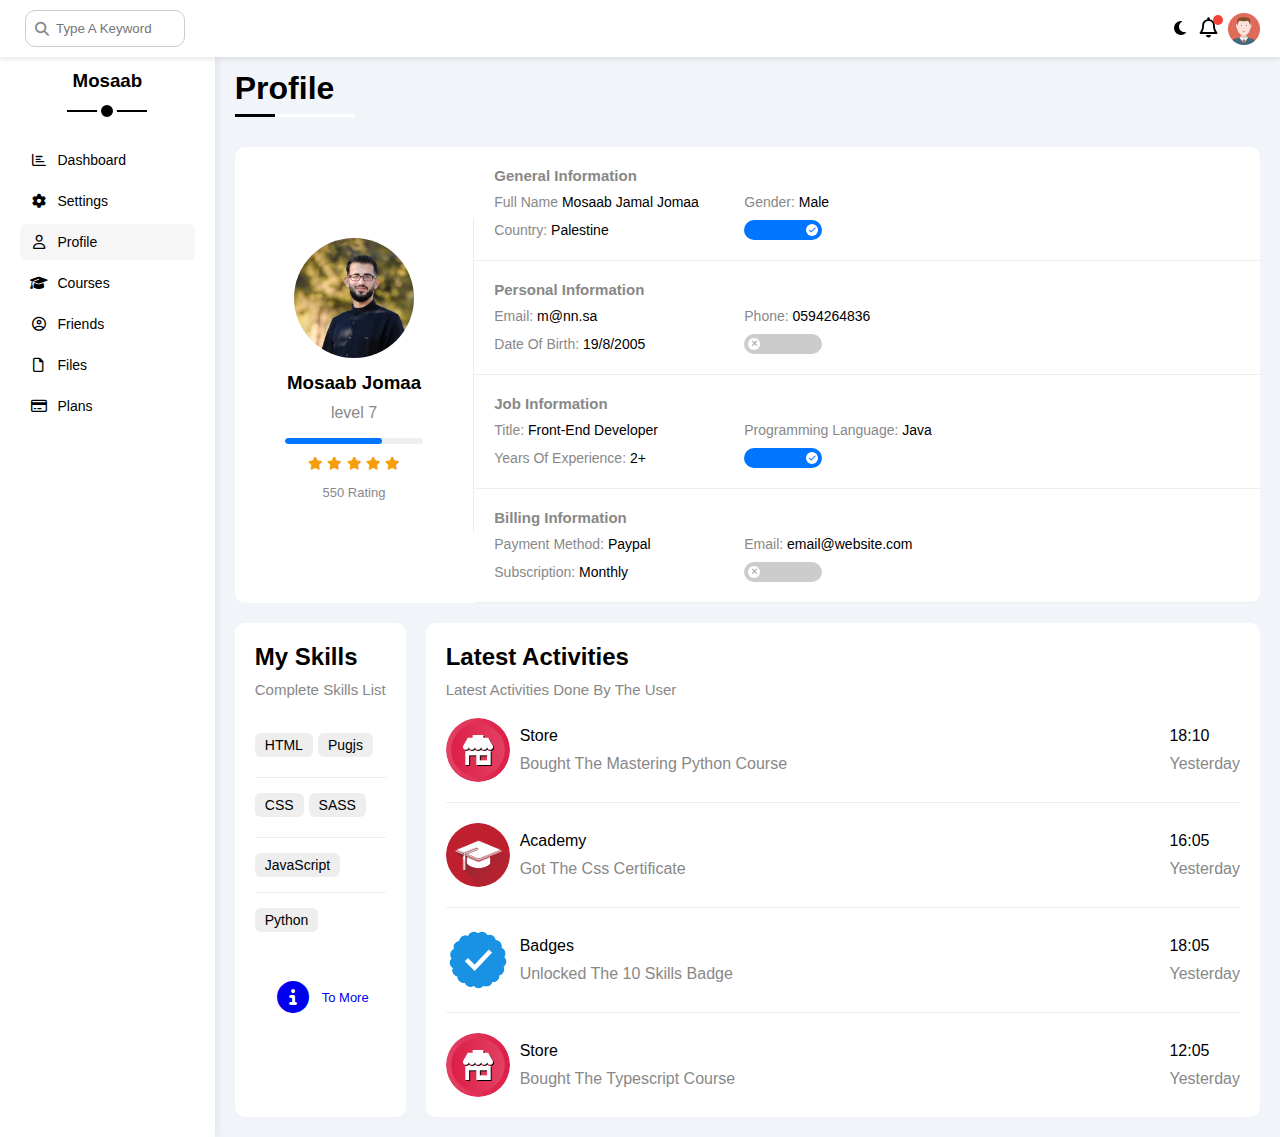
<file: profile.html>
<!DOCTYPE html>
<html lang="en">

<head>
  <meta charset="UTF-8" />
  <meta http-equiv="X-UA-Compatible" content="IE=edge" />
  <meta name="viewport" content="width=device-width, initial-scale=1.0" />
  <title>Profile</title>
  <link rel="stylesheet" href="css/all.min.css" />
  <link rel="stylesheet" href="css/framework.css" />
  <link rel="stylesheet" href="css/master.css" />
  <link rel="preconnect" href="https://fonts.googleapis.com" />
  <link rel="preconnect" href="https://fonts.gstatic.com" crossorigin />
  <link href="https://fonts.googleapis.com/css2?family=Cairo:wght@300;400;700&#038;display=swap" rel="stylesheet" />
</head>

<body>
  <div class="page d-flex">
    <div class="sidebar bg-white p-20 p-relative">
      <h3 class="p-relative txt-c mt-0">Mosaab</h3>
      <ul>
        <li>
          <a class=" d-flex align-center fs-14 c-black rad-6 p-10" href="index.html">
            <i class="fa-regular fa-chart-bar fa-fw"></i>
            <span>Dashboard</span>
          </a>
        </li>
        <li>
          <a class=" d-flex align-center fs-14 c-black rad-6 p-10" href="settings.html">
            <i class="fa-solid fa-gear fa-fw"></i>
            <span>Settings</span>
          </a>
        </li>
        <li>
          <a class="active d-flex align-center fs-14 c-black rad-6 p-10" href="profile.html">
            <i class="fa-regular fa-user fa-fw"></i>
            <span>Profile</span>
          </a>
        </li>
        <li>
          <a class="d-flex align-center fs-14 c-black rad-6 p-10" href="courses.html">
            <i class="fa-solid fa-graduation-cap fa-fw"></i>
            <span>Courses</span>
          </a>
        </li>
        <li>
          <a class="d-flex align-center fs-14 c-black rad-6 p-10" href="friends.html">
            <i class="fa-regular fa-circle-user fa-fw"></i>
            <span>Friends</span>
          </a>
        </li>
        <li>
          <a class="d-flex align-center fs-14 c-black rad-6 p-10" href="files.html">
            <i class="fa-regular fa-file fa-fw"></i>
            <span>Files</span>
          </a>
        </li>
        <li>
          <a class="d-flex align-center fs-14 c-black rad-6 p-10" href="plans.html">
            <i class="fa-regular fa-credit-card fa-fw"></i>
            <span>Plans</span>
          </a>
        </li>
      </ul>
    </div>
    <div class="content w-full">
      <!-- Start Head -->
      <div class="head bg-white p-15 between-flex">
        <div class="search p-relative">
          <input class="p-10" type="search" placeholder="Type A Keyword" />
        </div>
        <div class="icons d-flex align-center">
          <span class="notification p-relative">
            <a class="night-mode" href="profile-D.html"><i class="fa-solid fa-moon"></i></a>
            <i class="fa-regular fa-bell fa-lg"></i>
          </span>
          <img decoding="async" src="images/avatar.png" alt="" />
        </div>
      </div>
      <!-- End Head -->
      <h1 class="p-relative"> Profile</h1>
      <div class="profile-page m-20">
        <!-- Start overview -->
        <div class="overview bg-white rad-10 d-flex align-center">
          <div class="avatar-box txt-c p-20">
            <img class=" mb-10 rad-half  " src="images/my-image.jpg   " alt="">
            <h3 class="m-0 "> Mosaab Jomaa </h3>
            <p class="mt-10 c-grey"> level 7</p>
            <div class="level rad-6 bg-eee p-relative">
              <span style="width:70%"></span>
            </div>
            <div class="rating mt-10 mb-10">
              <i class="fa-solid fa-star c-orange fs-13"></i>
              <i class="fa-solid fa-star c-orange fs-13"></i>
              <i class="fa-solid fa-star c-orange fs-13"></i>
              <i class="fa-solid fa-star c-orange fs-13"></i>
              <i class="fa-solid fa-star c-orange fs-13"></i>
            </div>
            <p class="c-grey fs-13">550 Rating</p>
          </div>
          <div class="info-box w-full txt-c-mobile">
            <!-- Start information row -->
            <div class="box p-20 d-flex align-center">
              <h4 class="c-grey fs-15 m-0 w-full">General Information</h4>
              <div class="fs-14">
                <span class="c-grey">Full Name</span>
                <span>Mosaab Jamal Jomaa</span>
              </div>
              <div class="fs-14">
                <span class="c-grey">Gender:</span>
                <span>Male</span>
              </div>
              <div class="fs-14">
                <span class="c-grey">Country:</span>
                <span>Palestine</span>
              </div>
              <div class="fs-14">
                <label>
                  <input class="toggle-checkbox" type="checkbox" checked />
                  <div class="toggle-switch"></div>
                </label>
              </div>
            </div>
            <!-- End information row -->
            <!-- Start Information Row -->
            <div class="box p-20 d-flex align-center">
              <h4 class="c-grey w-full fs-15 m-0">Personal Information</h4>
              <div class="fs-14">
                <span class="c-grey">Email:</span>
                <span>m@nn.sa</span>
              </div>
              <div class="fs-14">
                <span class="c-grey">Phone:</span>
                <span>0594264836</span>
              </div>
              <div class="fs-14">
                <span class="c-grey">Date Of Birth:</span>
                <span>19/8/2005</span>
              </div>
              <div class="fs-14">
                <label>
                  <input class="toggle-checkbox" type="checkbox" />
                  <div class="toggle-switch"></div>
                </label>
              </div>
            </div>
            <!-- End Information Row -->
            <!-- Start Information Row -->
            <div class="box p-20 d-flex align-center">
              <h4 class="c-grey w-full fs-15 m-0">Job Information</h4>
              <div class="fs-14">
                <span class="c-grey">Title:</span>
                <span>Front-End Developer</span>
              </div>
              <div class="fs-14">
                <span class="c-grey">Programming Language:</span>
                <span>Java</span>
              </div>
              <div class="fs-14">
                <span class="c-grey">Years Of Experience:</span>
                <span>2+</span>
              </div>
              <div class="fs-14">
                <label>
                  <input class="toggle-checkbox" type="checkbox" checked />
                  <div class="toggle-switch"></div>
                </label>
              </div>
            </div>
            <!-- End Information Row -->
            <!-- Start Information Row -->
            <div class="box p-20 d-flex align-center">
              <h4 class="c-grey w-full fs-15 m-0">Billing Information</h4>
              <div class="fs-14">
                <span class="c-grey">Payment Method:</span>
                <span>Paypal</span>
              </div>
              <div class="fs-14">
                <span class="c-grey">Email:</span>
                <span>email@website.com</span>
              </div>
              <div class="fs-14">
                <span class="c-grey">Subscription:</span>
                <span>Monthly</span>
              </div>
              <div class="fs-14">
                <label>
                  <input class="toggle-checkbox" type="checkbox" />
                  <div class="toggle-switch"></div>
                </label>
              </div>
            </div>
            <!-- End Information Row -->
          </div>
        </div>
        <!-- end overview -->
        <!-- Start other data -->
        <div class="other-data d-flex gap-20">
          <div class="skills-card bg-white p-20 rad-10 mt-20">
            <h2 class="mt-0 mb-10"> My Skills</h2>
            <p class="fs-15 c-grey mb-20 mt-0">Complete Skills List</p>
            <ul class="m-0 txt-c-mobile">
              <li><span>HTML</span><span>Pugjs</span></li>
              <li><span>CSS</span><span>SASS</span></li>
              <li><span>JavaScript</span></li>
              <li><span>Python</span></li>
            </ul>
             <div class=" link center-flex ">           
            <a href="about.html" class="center-flex w-100 about">
              <i class="fa-solid fa-circle-info fa-2x"></i>
             <p class="fs-13">To More</p>
            </a>
             </div>
          </div>
          <div class="activities p-20 bg-white rad-10 mt-20">
            <h2 class="mt-0 mb-10">Latest Activities</h2>
            <p class="mt-0 mb-20 c-grey fs-15">Latest Activities Done By The User</p>
            <div class="activity d-flex align-center txt-c-mobile">
              <img decoding="async" src="images/activity-01.png" alt="" />
              <div class="info">
                <span class="d-block mb-10">Store</span>
                <span class="c-grey">Bought The Mastering Python Course</span>
              </div>
              <div class="date">
                <span class="d-block mb-10">18:10</span>
                <span class="c-grey">Yesterday</span>
              </div>
            </div>
            <div class="activity d-flex align-center txt-c-mobile">
              <img decoding="async" src="images/activity-02.png" alt="" />
              <div class="info">
                <span class="d-block mb-10">Academy</span>
                <span class="c-grey">Got The Css Certificate</span>
              </div>
              <div class="date">
                <span class="d-block mb-10">16:05</span>
                <span class="c-grey">Yesterday</span>
              </div>
            </div>
            <div class="activity d-flex align-center txt-c-mobile">
              <img decoding="async" src="images/activity-03.png" alt="" />
              <div class="info">
                <span class="d-block mb-10">Badges</span>
                <span class="c-grey">Unlocked The 10 Skills Badge</span>
              </div>
              <div class="date">
                <span class="d-block mb-10">18:05</span>
                <span class="c-grey">Yesterday</span>
              </div>
            </div>
            <div class="activity d-flex align-center txt-c-mobile">
              <img decoding="async" src="images/activity-01.png" alt="" />
              <div class="info">
                <span class="d-block mb-10">Store</span>
                <span class="c-grey">Bought The Typescript Course</span>
              </div>
              <div class="date">
                <span class="d-block mb-10">12:05</span>
                <span class="c-grey">Yesterday</span>
              </div>
            </div>
          </div>
        </div>
        <!-- End Other Data -->
      </div>
    </div>
  </div>
</body>

</html>


<!-- <label>
  <input type="checkbox" class="toggle-checkbox" checked >
  <div class="toggle-switch"></div>
</label> -->
</file>
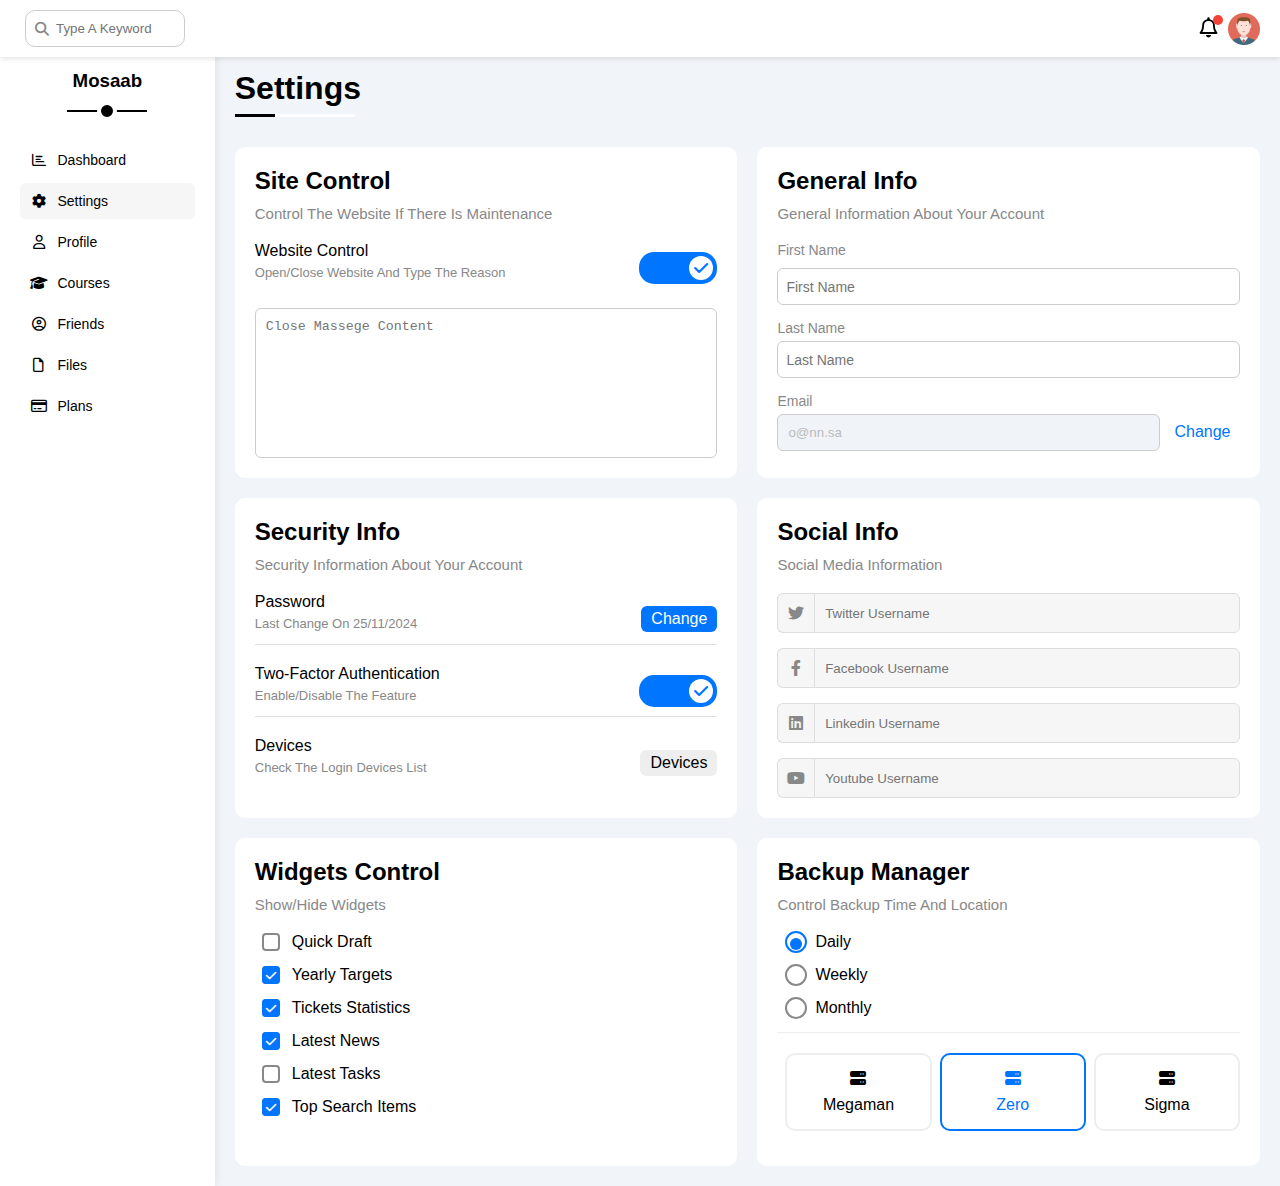
<file: settings.html>
<!DOCTYPE html>
<html lang="en">

<head>
  <meta charset="UTF-8" />
  <meta http-equiv="X-UA-Compatible" content="IE=edge" />
  <meta name="viewport" content="width=device-width, initial-scale=1.0" />
  <title>Settings</title>
    <link rel="stylesheet" href="css/all.min.css" />
    <link rel="stylesheet" href="css/framework.css" />
  <link rel="stylesheet" href="css/master.css" />
  <link rel="preconnect" href="https://fonts.googleapis.com" />
  <link rel="preconnect" href="https://fonts.gstatic.com" crossorigin />
  <link href="https://fonts.googleapis.com/css2?family=Cairo:wght@300;400;700&#038;display=swap" rel="stylesheet" />
</head>

<body>
  <div class="page d-flex">
    <div class="sidebar bg-white p-20 p-relative">
      <h3 class="p-relative txt-c mt-0">Mosaab</h3>
      <ul>
        <li>
          <a class=" d-flex align-center fs-14 c-black rad-6 p-10" href="index.html">
            <i class="fa-regular fa-chart-bar fa-fw"></i>
            <span>Dashboard</span>
          </a>
        </li>
        <li>
          <a class=" active d-flex align-center fs-14 c-black rad-6 p-10" href="settings.html">
            <i class="fa-solid fa-gear fa-fw"></i>
            <span>Settings</span>
          </a>
        </li>
        <li>
          <a class="d-flex align-center fs-14 c-black rad-6 p-10" href="profile.html">
            <i class="fa-regular fa-user fa-fw"></i>
            <span>Profile</span>
          </a>
        </li>
        <li>
          <a class="d-flex align-center fs-14 c-black rad-6 p-10" href="courses.html">
            <i class="fa-solid fa-graduation-cap fa-fw"></i>
            <span>Courses</span>
          </a>
        </li>
        <li>
          <a class="d-flex align-center fs-14 c-black rad-6 p-10" href="friends.html">
            <i class="fa-regular fa-circle-user fa-fw"></i>
            <span>Friends</span>
          </a>
        </li>
        <li>
          <a class="d-flex align-center fs-14 c-black rad-6 p-10" href="files.html">
            <i class="fa-regular fa-file fa-fw"></i>
            <span>Files</span>
          </a>
        </li>
        <li>
          <a class="d-flex align-center fs-14 c-black rad-6 p-10" href="plans.html">
            <i class="fa-regular fa-credit-card fa-fw"></i>
            <span>Plans</span>
          </a>
        </li>
      </ul>
    </div>
    <div class="content w-full">
      <!-- Start Head -->
      <div class="head bg-white p-15 between-flex">
        <div class="search p-relative">
          <input class="p-10" type="search" placeholder="Type A Keyword" />
        </div>
        <div class="icons d-flex align-center">
          <span class="notification p-relative">
            <i class="fa-regular fa-bell fa-lg"></i>
          </span>
          <img decoding="async" src="images/avatar.png" alt="" />
        </div>
      </div>
      <!-- End Head -->
      <h1 class="p-relative"> Settings</h1>
     <div class="settings-page mb-20 d-grid">
     <!-- Start setting box -->
     <div class=" p-20 bg-white rad-10">
      <h2 class="mt-0 mb-10">Site Control</h2>
      <p class="mt-0 mb-20 c-grey fs-15">Control The Website If There Is Maintenance</p>
      <div class="mb-15 between-flex">
       <div>
        <span>Website Control</span>
        <p class="c-grey mt-5 mb-0 fs-13">Open/Close Website And Type The Reason</p>
      </div>
      <div>
        <label>
          <input type="checkbox" class="toggle-checkbox" checked >
          <div class="toggle-switch"></div>
        </label>
      </div>
      </div>
      <textarea class="Close-message p-10 rad-6 d-block w-full" placeholder="Close Massege Content"></textarea>
    </div>
   <!-- End setting box -->
       <!-- Start Settings Box -->
       <div class=" general p-20 bg-white rad-10">
        <h2 class="mt-0 mb-10">General Info</h2>
        <p class="mt-0 mb-20 c-grey fs-15">General Information About Your Account</p>
        <div class="mb-15">
          <label class="fs-14 c-grey d-block mb-10" for="first">First Name</label>
          <input
            class=" input b-none border-ccc p-10 rad-6 d-block w-full"
            type="text"
            id="first"
            placeholder="First Name"
          />
        </div>
        <div class="mb-15">
          <label class="fs-14 c-grey d-block mb-5" for="last">Last Name</label>
          <input
            class=" input b-none border-ccc p-10 rad-6 d-block w-full"
            id="last"
            type="text"
            placeholder="Last Name"
          />
        </div>
        <div>
          <label class="fs-14 c-grey d-block mb-5" for="email">Email</label>
          <input
            class="email b-none border-ccc p-10 rad-6 w-full mr-10"
            id="email"
            type="email"
            value="o@nn.sa"
            disabled
          />
          <a class="c-blue" href="#">Change</a>
        </div>
      </div>
      <!-- End Settings Box -->
 <!-- Start setting box -->
 <div class=" p-20 bg-white rad-10">
  <h2 class="mt-0 mb-10">Security Info</h2>
  <p class="mt-0 mb-20 c-grey fs-15">Security Information About Your Account</p>
  <div class="sec-box mb-20 between-flex">
    <div>
      <span>Password</span>
      <p class="c-grey mt-5 mb-0 fs-13">Last Change On 25/11/2024</p>
    </div>
    <a class="button bg-blue c-white btn-shape" href="#">Change</a>
  </div>
  <div class="sec-box mb-20 between-flex">
    <div>
      <span>Two-Factor Authentication</span>
      <p class="c-grey mt-5 mb-0 fs-13">Enable/Disable The Feature</p>
    </div>
    <label>
      <input class="toggle-checkbox" type="checkbox" checked />
      <div class="toggle-switch"></div>
    </label>
  </div>
  <div class="sec-box between-flex">
    <div>
      <span>Devices</span>
      <p class="c-grey mt-5 mb-0 fs-13">Check The Login Devices List</p>
    </div>
    <a class="bg-eee c-black btn-shape" href="#">Devices</a>
  </div>
</div>
<!-- End setting box -->
  <!-- Start setting box -->
  <div class=" social-boxes p-20 bg-white rad-10">
    <h2 class="mt-0 mb-10">Social Info</h2>
    <p class="mt-0 mb-20 c-grey fs-15">Social Media Information</p>
   <div class="d-flex align-center mb-15">
    <i class="fa-brands fa-twitter center-flex c-grey"></i>
     <input class="w-full" type="text" placeholder="Twitter Username" id="">         
   </div>
   <div class="d-flex align-center mb-15">
    <i class="fa-brands fa-facebook-f center-flex c-grey"></i>
    <input class="w-full" type="text" placeholder="Facebook Username" />
  </div>
  <div class="d-flex align-center mb-15">
    <i class="fa-brands fa-linkedin center-flex c-grey"></i>
    <input class="w-full" type="text" placeholder="Linkedin Username" />
  </div>
  <div class="d-flex align-center">
    <i class="fa-brands fa-youtube center-flex c-grey"></i>
    <input class="w-full" type="text" placeholder="Youtube Username" />
  </div>
  </div>
  <!-- End setting box -->
     <!-- Start setting box -->
     <div class=" widgets-control p-20 bg-white rad-10">
      <h2 class="mt-0 mb-10">Widgets Control</h2>
      <p class="mt-0 mb-20 c-grey fs-15">Show/Hide Widgets</p>
     <div class="control d-flex align-center mb-15">
      <input type="checkbox" id="one">
      <label for="one">Quick Draft</label>
     </div>
     <div class="control d-flex align-center mb-15">
      <input type="checkbox" id="two" checked />
      <label for="two">Yearly Targets</label>
    </div>
    <div class="control d-flex align-center mb-15">
      <input type="checkbox" id="three" checked />
      <label for="three">Tickets Statistics</label>
    </div>
    <div class="control d-flex align-center mb-15">
      <input type="checkbox" id="four" checked />
      <label for="four">Latest News</label>
    </div>
    <div class="control d-flex align-center mb-15">
      <input type="checkbox" id="five" />
      <label for="five">Latest Tasks</label>
    </div>
    <div class="control d-flex align-center mb-15">
      <input type="checkbox" id="six" checked />
      <label for="six">Top Search Items</label>
    </div>
    </div>
    <!-- End setting box -->
     <!-- Start setting box -->
     <div class=" backup-control p-20 bg-white rad-10">
      <h2 class="mt-0 mb-10">Backup Manager</h2>
      <p class="mt-0 mb-20 c-grey fs-15">Control Backup Time And Location</p>
      <div class="date d-flex align-center mb-15">
        <input type="radio" name="time" id="daily" checked />
        <label for="daily">Daily</label>
      </div>
       <div class="date d-flex align-center mb-15">
        <input type="radio" name="time" id="weekly" />
        <label for="weekly">Weekly</label>
      </div>
      <div class="date d-flex align-center mb-15">
        <input type="radio" name="time" id="monthly" />
        <label for="monthly">Monthly</label>
      </div>
      <div class="servers d-flex align-center txt-c">
        <input type="radio" name="servers" id="server-one" />
        <div class="server mb-15 rad-10 w-full">
          <label class="d-block m-15" for="server-one">
            <i class="fa-solid fa-server d-block mb-10"></i>
            Megaman
          </label>
        </div>
        <input type="radio" name="servers" id="server-two" checked />
        <div class="server mb-15 rad-10 w-full">
          <label class="d-block m-15" for="server-two">
            <i class="fa-solid fa-server d-block mb-10"></i>
            Zero
          </label>
        </div>
        <input type="radio" name="servers" id="server-three" />
        <div class="server mb-15 rad-10 w-full">
          <label class="d-block m-15" for="server-three">
            <i class="fa-solid fa-server d-block mb-10"></i>
            Sigma
          </label>
        </div>
      </div>
    </div>
    <!-- End setting box -->
    </div>
    </div>
  </div>
</body>

</html>


<!-- <label>
  <input type="checkbox" class="toggle-checkbox" checked >
  <div class="toggle-switch"></div>
</label> -->
</file>
<file: css/framework.css>
:root {
  --blue-color: #0075ff;
  --blue-alt-color: #0d69d5;
  --orange-color: #f59e0b;
  --green-color: #22c55e;
  --red-color: #f44336;
  --grey-color: #888;
}
/* Start Box */
.d-flex {
    display: flex;
  }
  .align-center {
    align-items: center;
  }
  .space-between {
    justify-content: space-between;
  }
  .f-wrap {
    flex-wrap: wrap;
  }
   .d-grid {
    display: grid;
  }
  .gap-20 {
    gap: 20px;
  }
  .d-block {
    display: block;
  }
  @media (max-width:767px) {
    .block-mobile {
     display: block;
    }
    .hide-mobile {
      display: none;
    }
    }
    
  /* End box */
  /* Start padding + margin */
  .p-5 {
    padding: 5px;
  }
  .p-10 {
    padding: 10px;
  }
  .p-15 {
    padding: 15px;
  }
  .p-20 {
    padding: 20px;
  }
  .pt-10 {
    padding-top: 10px;
  }
  .pt-15 {
    padding-top: 15px;
  }
  .pt-20 {
    padding-top: 20px;
  }
  .pb-10 {
    padding-bottom: 10px;
  }
  .pb-15 {
    padding-bottom: 15px;
  }
  .pb-20 {
    padding-bottom: 20px;
  }
  .pl-15 {
    padding-left: 15px;
  }
  .m-0 {
    margin: 0;
  }
  .m-15 {
    margin: 15px;
  }
  .m-20 {
    margin: 20px;
  }
  .mt-0 {
    margin-top: 0;
  }
  .mt-5 {
    margin-top: 5px;
  }
  .mt-10 {
    margin-top: 10px;
  }
  .mt-15 {
    margin-top: 15px;
  }
  .mt-20 {
    margin-top: 20px;
  }
  .mt-25 {
    margin-top: 25px;
  }
  .mr-10 {
    margin-right: 10px;
  }
  .mr-15 {
    margin-right: 15px;
  }
  .mb-5 {
    margin-bottom: 5px;
  }
  .mb-10 {
    margin-bottom: 10px;
  }
  .mb-15 {
    margin-bottom: 15px;
  }
  .mb-20 {
    margin-bottom: 20px;
  }
  .mb-25 {
    margin-bottom: 25px;
  }
    /* End padding + mardin */
    /* Start color */ 
     .bg-white {
        background-color: white;
     }
     .bg-eee {
      background-color: #eee;
     }
     .bg-blue {
      background-color: var(--blue-color);
     }
     .bg-orange {
      background-color: var(--orange-color);
     }
     .bg-green {
      background-color: var(--green-color);
     }
     .bg-red {
      background-color: var(--red-color);
     }
     .bg-black {
      background-color: black;
     }
     .bg-dark {
      background-color: darkgoldenrod;
     }
     .c-orange {
      color: var(--orange-color);
     }
     .c-green {
      color: var(--green-color);
     }
     .c-blue {
      color:var(--blue-color);
     }
     .c-white {
      color: white;
     }
     .c-black {
        color: black;
     }
     .c-grey {
     color: var(--grey-color);
     }
   /* end color */
   /* Start position */
   .p-relative {
    position: relative;
   }
   .p-absolute {
    position: absolute;
   }
      /* end position */
      /* start font  */
      .txt-c {
        text-align: center;
      }
     @media (max-width:767px) {
      .txt-c-mobile {
        text-align: center;
      }
     }
     .fs-13 {
      font-size: 13px;
     }
      .fs-14 {
        font-size: 14px;
      }
      .fs-15 {
        font-size: 15px;
      }
      .fs-16 {
        font-size: 16px;
      }
      .fs-25 {
        font-size: 25px;
      }
      .fw-bold {
        font-weight: bold;
      }
      /* end font  */
      /* Start border */
       .b-none {
        border: none;
       }
       .border-ccc {
        border: 1px solid #ccc;
       }
       .border-eee {
        border: 1px solid #eee;
       }
      .rad-6 {
        border-radius: 6px;
      }
      .rad-10 {
        border-radius: 10px;
      }
      .rad-half {
        border-radius: 50%;
      }
     /* end border */
/* Start Width + Height */
.w-full {
  width: 100%;
}
.w-fit {
  width: fit-content;
}
.w-100 {
  width: 100px;
}
.h-100 {
  height: 100px;
}
.h-full {
  height: 100%;
}
/* End Width + Height */
     /* Start components */
     .center-flex {
      display: flex;
      align-items: center;
      justify-content: center;
     }
     .between-flex {
      display: flex;
      align-items: center;
      justify-content: space-between;
    }
    .btn-shape {
      padding: 4px 10px;
    border-radius: 6px;
    } 
          /* end components */
</file>
<file: css/master.css>
:root {
  --blue-color: #0075ff;
  --blue-alt-color: #0d69d5;
  --orange-color: #f59e0b;
  --green-color: #22c55e;
  --red-color: #f44336;
  --grey-color: #888;
}
* {
    box-sizing: border-box;
  }
.head {
    position: fixed;
    top: 0;        
    left: 0;    
    width: 100%;  
    background: #fff; 
    padding: 10px 20px;
    box-shadow: 0 2px 5px rgba(0,0,0,0.1); 
    z-index: 999; 
  }
  body {
    font-family: "Open Sans", sans-serif;
    margin: 0;
    padding-top: 50px;
  }
  .page .sidebard {
    padding-top: 50px;

  }
  *:focus {
    outline: none;
  }
  a {
    text-decoration: none;
  }
  ul {
    list-style: none;
    padding: 0;
  }
  ::-webkit-scrollbar {
    width: 15px;
  }
  ::-webkit-scrollbar-track {
    background-color: white;
  }
  ::-webkit-scrollbar-thumb {
    background-color: var(--blue-color);
  }
  ::-webkit-scrollbar-thumb:hover {
    background-color: var(--blue-alt-color);
  }
  .page {
    background-color: #f1f5f9;
    min-height: 100vh;
  }
  /* Start Sidebar */
.sidebar {
  width: 250px;
  box-shadow: 0 0 10px #ddd;
}
.sidebar > h3 {
  margin-bottom: 50px;
}
.sidebar > h3::before,
.sidebar > h3::after {
  content: "";
  background-color: black;
  transform: translateX(-50%);
  position: absolute;
  left: 50%;
}
.sidebar > h3::before {
  width: 80px;
  height: 2px;
  bottom: -20px;
}
.sidebar > h3::after {
  bottom: -29px;
  width: 12px;
  height: 12px;
  border-radius: 50%;
  border: 4px solid white;
}
.sidebar ul li a {
  transition: 0.3s;
  margin-bottom: 5px;
}
.sidebar ul li a:hover,
.sidebar ul li a.active {
  background-color: #f6f6f6;
}
.sidebar ul li a span {
  font-size: 14px;
  margin-left: 10px;
}
@media (max-width: 767px) {
  .sidebar {
    width: 58px;
    padding: 10px;
  }
  .sidebar > h3 {
    font-size: 13px;
    margin-bottom: 15px;
  }
  .sidebar > h3::before,
  .sidebar > h3::after {
    display: none;
  }
  .sidebar ul li a span {
    display: none;
  }
}
/* End Sidebar */
/* Start content */
.content {
overflow: hidden;
}
.head .search::before {
  font-family: var(--fa-style-family-classic);
  content: "\f002";
  position: absolute;
  font-weight: 900;
  left: 15px;
  top: 50%;
  transform: translateY(-50%);
  font-size: 14px;
  color: var(--grey-color);
}
.head .search input {
  border: 1px solid #ccc;
border-radius: 10px;
margin-left: 5px;
padding-left: 30px;
width: 160px;
transition: width 0.3s;
}
.head .search input:focus {
 width: 200px;
}
.head .search input:focus::placeholder {
opacity: 0;
}
.head .icons .notification::before {
  content: "";
  position: absolute;
  width: 10px;
  height: 10px;
  background-color: var(--red-color);
  border-radius: 50%;
  right: -5px;
  top: -5px;
}
.head .icons img {
  width: 32px;
  height: 32px;
  margin-left: 10px;
}
.page h1 {
  margin: 20px 20px 40px;
}
.page h1::before,
.page h1::after {
content: "";
height: 3px;
position: absolute;
bottom: -10px;
left: 0;
}
.page h1::before {
  background-color: white;
  width: 120px;
}
.page h1::after {
background-color: black;
width: 40px;
transition: 0.3s;
}
.page h1:hover::after {
  width: 120px;
}
.wrapper {
  grid-template-columns: repeat(auto-fill, minmax(450px, 1fr));
  margin-left: 20px;
  margin-right: 20px;
  margin-bottom: 20px;
}
@media (max-width:767px) {
  .wrapper {
    grid-template-columns: minmax(200px, 1fr);
    margin-left: 10px;
    margin-right: 10px;
    gap: 10px;
  }
}
/* end content */
/* Start Welcome widget */
.welcome {
overflow: hidden;
transition: 0.3s;
}
.welcome:hover {
  box-shadow: 5px -2px 40px -3px rgba(0, 0, 0, 0.5);
}
.welcome .intro img {
  width: 200px;
  margin-bottom: -10px;
}
.welcome .avatar {
  width: 64px;
  height: 64px;
  border: 2px solid white;
  border-radius: 50%;
  padding: 3px;
  box-shadow: 0 0 5px #ddd;
  margin-left: 20px;
  margin-top: -32px;
}
.welcome .body {
border-top: 1px solid #eee;
border-bottom: 1px solid #eee;
}
.welcome .body > div {
flex: 1;
}
.welcome .visit {
margin: 0 15px 15px auto;
transition: 0.3s;
}
.welcome .visit:hover {
  background-color: var(--blue-alt-color);
}
@media (max-width:767px) {
  .welcome .intro {
    padding-bottom: 30px ;
  }
}
.welcome .avatar {
  margin-left: 0;
}
.welcome .body > div:not(:last-child) {
  margin-bottom: 20px;
}
/* end Welcome widget */
/* Start Quick draft */
.quick-draft {
  transition: 0.3s;
}
.quick-draft:hover {
  box-shadow: 5px -2px 40px -3px rgba(0, 0, 0, 0.5);

}
.quick-draft textarea {
  resize: none;
  min-height: 180px;
  }
  .quick-draft .save {
    margin-left: auto;
    transition: 0.3s;
    cursor: pointer;
      }
      .quick-draft .save:hover {
       background-color: var(--blue-alt-color) ;
          }
/* End Quick draft */
/* start Targets */
.targets {
  transition: 0.3s;
}
.targets:hover {
  box-shadow: 5px -2px 40px -3px rgba(0, 0, 0, 0.5);

}
.targets .target-row .icon {
width: 80px;
height: 80px;
margin-right: 15px;
transition: 0.3s;
}
.targets .details {
flex: 1;
}
.targets .details .progress {
  height: 5px;
}
.targets .details .progress > span {
  position: absolute;
  left: 0;
  top: 0;
  height: 100%;
}
.targets .details .progress > span span {
  position: absolute;
  bottom: 16px;
  right: -16px;
  color: white;
  padding: 2px 5px;
  border-radius: 6px;
  font-size: 13px;
}
.targets .details .progress > span span:hover {
  animation: lnoger 1s linear ;
}
.targets .details .progress > span span::after {
  content: "";
  position: absolute;
  border-color:transparent;
  border-top-color:var(--blue-color);
  border-width: 5px;
  border-style: solid;
  bottom: -10px;
  left: 50%;
  transform: translateX(-50%);
}
.targets .details .progress > .blue span::after {
  border-top-color:var(--blue-color);
}
.targets .details .progress > .orange span::after {
  border-top-color:var(--orange-color);
}
.targets .details .progress > .green span::after {
  border-top-color:var(--green-color);
}
.blue .icon,
.blue .progress {
  background-color: rgb(0 117 255 / 20%);
}
.orange .icon,
.orange .progress {
  background-color: rgb(245 158 11 / 20%);
}
.green .icon,
.green .progress {
  background-color: rgb(24 197 94 / 20%);
}
/* end Targets */
/* Start Tickets */
.tickets {
  transition: 0.3s;
}
.tickets:hover {
  box-shadow: 5px -2px 40px -3px rgba(0, 0, 0, 0.5);
}
.tickets .box {
  border: 1px solid #ccc;
  width: calc(50% - 10px); 
  transition: 0.3s;
}
.tickets .box:hover {
  background-color: #ccc;
  border-color: #888;
}
@media (max-width: 767px) {
  .tickets .box {
      width: 100%;
  }
}
/* end Tickets */
/* Start News */
.latest-news {
  transition: 0.3s;
}
.latest-news:hover {
  box-shadow: 5px -2px 40px -3px rgba(0, 0, 0, 0.5);
}
.latest-news .news-row:not(:last-of-type) {
margin-bottom: 20px;
padding-bottom: 20px;
  border-bottom: 1px solid #eee;
}
.latest-news .news-row img {
  width: 100px;
 margin-right: 15px;
} 
.latest-news .news-row .info {
flex: 1;
}
@media (max-width:767px) {
  .latest-news .news-row {
    display: block;
  }
  .latest-news .news-row .label {
  margin:  10px auto;
  width: fit-content;
  }
}
/* end News */
/* start Tasks */
.latest-tasks {
  transition: 0.3s;
}
.latest-tasks:hover {
  box-shadow: 5px -2px 40px -3px rgba(0, 0, 0, 0.5);
}
.latest-tasks .task-row:not(:last-of-type) {
  margin-bottom: 15px;
  padding-bottom: 15px;
  border-bottom: 1px solid #eee;
}
.latest-tasks .task-row i {
  cursor: pointer;
  transition: 0.3s;
}
.latest-tasks .task-row i:hover {
  color: var(--red-color);
}
.latest-tasks .task-row .info {
  flex-grow: 1;
}
.latest-tasks .done {
  opacity: 0.5;
}
.latest-tasks .done h3,
.latest-tasks .done p {
  text-decoration: line-through;
}
/* end Tasks */
/* Start Search */
.search {
  transition: 0.3s;
}
.search:hover {
  box-shadow: 5px -2px 40px -3px rgba(0, 0, 0, 0.5);
}
.search .info {
  padding-left: 5px;
  transition: 0.3s;
}
.search .info:hover {
  border-radius: 10px;
  background-color: #ccc;
}
/* End Search */
/* Start uploads */
.latest-uploads {
  transition: 0.3s;
}
.latest-uploads:hover {
  box-shadow: 5px -2px 40px -3px rgba(0, 0, 0, 0.5);
}
.latest-uploads ul li:not(:last-child) {
  border-bottom: 1px solid #EEE;
}
.latest-uploads ul li img {
  width: 40px;
  height: 40px;
}
.latest-uploads ul li {
  padding-left: 5px;
  transition: 0.3s;
}
.latest-uploads ul li:hover {
  border-radius: 10px;
  background-color: #ccc;
}
/* end uploads */
/* Start last progect */
.last-project {
  transition: 0.3s;
}
.last-project:hover {
    box-shadow: 5px -2px 40px -3px rgba(0, 0, 0, 0.5);
}
.last-project ul::before {
  content: "";
  position: absolute;
  left: 11px;
  width: 2px;
  height: 100%;
  background-color: var(--blue-color);
}
.last-project ul li::before {
  content: "";
  width: 20px;
  height: 20px;
  display: block;
  border-radius: 50%;
  background-color: white;
  border: 2px solid white;
  outline: 2px solid var(--blue-color);
  margin-right: 15px;
  z-index: 1;
}
.last-project ul li.done::before {
background-color: var(--blue-color);
}
.last-project ul li.current::before {
animation: change-color 0.8s infinite alternate ;
}
.last-project .launch-icon {
position: absolute;
width: 160px;
right: 0;
bottom: 0;
opacity: 0.1;
}
/* end last progect */
 /* Start remniders */
 .reminders {
  transition: 0.3s;
 }
 .reminders:hover {
  box-shadow: 5px -2px 40px -3px rgba(0, 0, 0, 0.5);
}
 .reminders ul li .key {
  width: 15px;
  height: 15px;
 }
 .reminders ul li > .blue {
  border-left:  2px solid var(--blue-color);
 }
 .reminders ul li > .green {
  border-left:  2px solid var(--green-color);
 }
 .reminders ul li > .orange {
  border-left:  2px solid var(--orange-color);
 }
 .reminders ul li > .red {
  border-left:  2px solid var(--red-color);
 }
 /* end remniders */
/* Start post */
.latest-post {
  transition: 0.3s;
}
.latest-post:hover {
  box-shadow: 5px -2px 40px -3px rgba(0, 0, 0, 0.5);

}
.latest-post .avatar {
width: 48px;
height: 48px;
}
.latest-post .post-content {
  text-transform: capitalize;
  line-height: 1.8;
  border-top: 1px solid #eee;
  border-bottom: 1px solid #eee;
  min-height: 140px;
}
/* End post */
/* Start social */
.social {
  transition: 0.3s;
}
.social:hover {
  box-shadow: 5px -2px 40px -3px rgba(0, 0, 0, 0.5);

}
.social .box {
  padding-left: 70px;
  border-radius: 6px;
}
.social .box i {
  position: absolute;
  left: 0;
  top: 0;
  width: 52px;
 border-radius: 10px 0 20px;
  transition: 0.3s;
}
.social .box:hover i {
  transform: rotate(5deg);
}
.social .twitter {
  background-color: rgb(29 161 242 / 20%) ;
  color:#1da1f2 ;
}
.social .twitter i,
.social .twitter a {
  background-color: #1da1f2;
}
.social .facebook {
  background-color: rgb(24 119 242 / 20%);
  color: #1da1f2;
}
.social .facebook i,
.social .facebook a {
  background-color: #1877f2;
}
.social .instgram {
  background-color: rgb(223 20 20 / 20%);
  color: #ff0000;
}
.social .instgram i,
.social .instgram a {
  background-color: #e28419;
}
.social .linkedin {
  background-color: rgb(0 119 181 / 20%);
  color: #0077b5;
}
.social .linkedin i,
.social .linkedin a {
  background-color: #0077b5;
}
/* End social */
/* Start Projects */
.projects .responsive-table {
overflow-x: auto;
}
.projects table {
  min-width: 1000px;
  border-spacing: 0;
}
.projects thead td {
  background-color: #eee;
  font-weight: bold;
}
.projects table td {
  padding: 15px;
}
.projects tbody td {
  border-bottom: 1px solid #eee;
  border-left: 1px solid #eee ;
  transition: 0.3s;
}
.projects tbody tr:hover td {
  background-color: #faf7f7;
}
.projects table tbody tr td:last-child {
  border-right: 1px solid #eee;
}
.projects table img {
  width: 32px;
  height: 32px;
  border-radius: 50%;
  padding: 2px;
  background-color: white;
}
.projects table img:not(:first-child) {
  margin-left: -20px;
}
.projects table label {
  font-size: 13px;
}
/* End Projects */


/* Start Settings */
.settings-page {
 grid-template-columns: repeat(auto-fill, minmax(500px, 1fr));
margin: 20px;
gap: 20px;
}
@media (max-width:767px) {
  .settings-page {
    grid-template-columns: minmax(100px, 1fr);
    margin-left: 10px;
    margin-right: 10px;
    gap: 10px ;
  }
}
.settings-page > div {
  transition: 0.3s;
}
.settings-page > div:hover {
  box-shadow: 5px -2px 40px -3px rgba(0, 0, 0, 0.5);
}
.settings-page .general {
  position: relative; 
  }
.settings-page .general input[type="text"]::placeholder {
  position: absolute;
  font-size: 14px;
  pointer-events: none;
  top: 10px;
  left: 8px;
  transition: .3s;
}
.settings-page .general input[type="text"]:focus::placeholder {
left: 8px;
top: -2px;
}
.settings-page .general .input {
  transition: 0.3s;
}
.settings-page .general .input:focus {
  box-shadow: 3px -2px 20px -5px #1da1f2;
}
.settings-page .Close-message {
border: 1px solid #ccc;
resize: none;
min-height: 150px;
}
.settings-page .email {
  display: inline-flex;
  width: calc(100% - 80px);
}
.settings-page .sec-box:not(:last-child) {
  border-bottom: 1px solid #ddd;
}
.settings-page .sec-box .button {
  transition: 0.3s;
}
.settings-page .sec-box .button:hover {
  background-color: var(--blue-alt-color);
}
.settings-page .social-boxes i {
  width: 40px ;
  height: 40px;
  background-color: #f6f6f6;
  border: 1px solid #ddd;
  border-right: none;
  border-radius: 6px 0 0 6px;
  transition: 0.3s;
}
.settings-page .social-boxes input {
  height: 40px;
  background-color: #f6f6f6;
  border: 1px solid #ddd;
  padding-left:10px;
  border-radius: 0 6px 6px 0;
}
.settings-page .social-boxes > div:focus-within i {
 color: black;
}
.widgets-control .control input[type="checkbox"] {
  -webkit-appearance: none;
  appearance: none;
}
.widgets-control .control label {
  padding-left: 30px;
  cursor: pointer;
  position: relative;
}
.widgets-control .control label::before {
  content: "";
  position: absolute;
  left: 0;
  top: 50%;
  margin-top: -9px;  width: 14px;
  height: 14px;
  border: 2px solid var(--grey-color);
  border-radius: 4px;
}
.widgets-control .control label:hover::before {
  border-color: var(--blue-alt-color);
}
.widgets-control .control label::after {
 font-family: var(--fa-style-family-classic);
  content: "\f00c";
  font-weight: 900;
position: absolute;
left: 0;
top: 50%;
margin-top: -9px;
background-color: var(--blue-color);
color: white;
font-size: 12px;
width: 18px;
height: 18px;
border-radius: 4px;
display: flex;
align-items: center;
justify-content: center;
transform: scale(0) rotate(360deg);
transition: 0.3s;
}
.widgets-control .control input[type="checkbox"]:checked + label::after {
  transform: scale(1);
}
.backup-control input[type="radio"] {
  -webkit-appearance: none;
  appearance: none;
}
.backup-control .date label {
  padding-left: 30px;
  cursor: pointer;
  position: relative;
}
.backup-control .date label::before {
  content: "";
  position: absolute;
  top: 50%;
  left: 0;
  margin-top: -11px;
  width: 18px;
  height: 18px;
  border: 2px solid var(--grey-color);
  border-radius: 50%;
}
.backup-control .date label::after {
  content: "";
  position: absolute;
  left: 5px;
  top: 5px;
width: 12px;
height: 12px;
background-color: var(--blue-color);
border-radius: 50%;
transition: 0.3s;
transform: scale(0) ;
}
.backup-control .date input[type="radio"]:checked + label::before {
  border-color: var(--blue-color);
}
.backup-control .date input[type="radio"]:checked + label::after {
  transform: scale(1);
}
.backup-control .servers {
  border-top: 1px solid #eee;
  padding-top: 20px;
}
@media (max-width: 767px) {
  .backup-control .servers {
    flex-wrap: wrap;
  }
}
.backup-control .servers .server {
  border: 2px solid #eee;
  position: relative;
}
.backup-control .servers .server label {
  cursor: pointer;
}
.backup-control .servers input[type="radio"]:checked + .server {
  border-color: var(--blue-color);
  color: var(--blue-color);
}


.settings-page .social-boxes div input[type="text"]::placeholder {
  transition: opacity 0.3s;
}
.settings-page .social-boxes div input[type="text"]:focus::placeholder {
  opacity: 0;
}





.toggle-checkbox {
  -webkit-appearance: none;
  appearance: none;
  display: none;
}
.toggle-switch {
background-color: #ccc;
width: 78px;
height: 32px;
border-radius: 15px;
position: relative;
transition: 0.3s;
cursor: pointer;
}
.toggle-switch::before {
  font-family: var(--fa-style-family-classic);
  content: "\f00d";
  font-weight: 900;
  background-color: white;
  width: 24px;
  height: 24px;
  position: absolute;
  border-radius: 50%;
  top: 4px;
  left: 4px;
  display: flex;
  justify-content: center;
  align-items: center;
  color: #aaa;
  transition: 0.3s;
}
.toggle-checkbox:checked + .toggle-switch {
  background-color: var(--blue-color);
}
.toggle-checkbox:checked + .toggle-switch::before {
  content: "\f00c";
  left: 50px;
color: var(--blue-color);
}
.settings-page :disabled {
  cursor: no-drop;
  background-color: #f0f4f8;
  color: #bbb;
}
/* End Settings */
/* Start profile-page */

.profile-page .overview {
  transition: 0.3s;
}
.profile-page .overview:hover {
  box-shadow: 5px -2px 40px -3px rgba(0, 0, 0, 0.5);

}
.profile-page .avatar-box {
width: 300px;
}
@media (min-width:768px) {
  .profile-page .avatar-box {
    border-right: 1px solid #eee;
  }
}
@media (max-width:767px) {
  .profile-page .overview {
    flex-direction: column;
  }
}
.profile-page .avatar-box > img {
  width: 120px;
  height: 120px;
  transition: 0.3s;
  }
  .profile-page .avatar-box > img:hover {
    box-shadow: rgba(0, 0, 0, 0.56) 0px 22px 60px 4px;
    }
.profile-page .avatar-box .level {
height: 6px;
overflow: hidden;
margin: auto;
width: 70%;
}
.profile-page .avatar-box .level span {
position: absolute;
left: 0;
top: 0;
height: 100%;
background-color: var(--blue-color);
border-radius: 6px;
}

.profile-page .info-box .box {
  flex-wrap: wrap;
  border-bottom: 1px solid #eee;
  transition: 0.3s;
}
.profile-page .info-box .box:hover {
  background-color: #f9f9f9;
}
.profile-page .info-box .box > div {
  min-width: 250px;
  padding: 10px 0 0;
}
@media (min-width:768px) {
.profile-page .info-box .box > div {
  min-width: 250px;
}
}
.profile-page .info-box .box h4 {
font-weight: bold;  
}
.profile-page .info-box .toggle-switch {
  height: 20px;
}
@media (max-width:767px) {
  .profile-page .info-box .toggle-switch {
    margin: auto;
  }
}
.profile-page .info-box .toggle-switch::before {
  width: 12px;
  height: 12px;
  font-size: 8px;
}
.profile-page .info-box .toggle-checkbox:checked + .toggle-switch::before {
  left: 62px;
}

@media (max-width:767px) {
  .profile-page .other-data {
  flex-direction: column;
  }
}
.profile-page .skills-card {
  transition: 0.3S;
}
.profile-page .skills-card:hover{
  box-shadow: 5px -2px 40px -3px rgba(0, 0, 0, 0.5);
}
.profile-page .skills-card ul li {
  padding: 15px 0;
}
.profile-page .skills-card ul li:not(:last-child) {
  border-bottom: 1px solid #eee;
}
.profile-page .skills-card ul li span {
  display: inline-flex;
  padding: 4px 10px;
  background-color: #eee;
  border-radius: 6px;
  font-size: 14px;
}
.profile-page .skills-card ul li span:not(:last-child) {
  margin-right: 5px;
  margin-bottom: 5px;
}
.profile-page .skills-card .link {
height: 100px;
}
.profile-page .skills-card .link a i {
 width: 50px;
  padding:10px 5px;
  transition: 0.3s;
  animation: go-up 0.8s infinite;
  }
  .profile-page .skills-card .link a:hover {
    color: var(--grey-color);
    }
.profile-page .activities {
  flex-grow: 2;
  transition: 0.3S;
}
.profile-page .activities:HOVER {
  box-shadow: 5px -2px 40px -3px rgba(0, 0, 0, 0.5);

}
.profile-page .activities .activity:not(:last-of-type) {
  border-bottom: 1px solid #eee;
  padding-bottom: 20px;
  margin-bottom: 20px;
}
.profile-page .activities img {
  width: 64px;
  height: 64px;
  border-radius: 50%;
  margin-right: 10px;
}
@media (min-width:768px) {
  .profile-page .activities .activity .date {
    margin-left: auto;
  }
}
@media (max-width:767px) {
  .profile-page .activities .activity {
    flex-direction: column;
  }
  .profile-page .activities img {
   margin-right: 0;
   margin-bottom: 15px;
  }
  .profile-page .activities .date {
  margin-top: 15px;
  }
}
/* End profile-page */

/* Start Dark-profile */
.page-d h1::after {
  background-color: darkgoldenrod;
}
.profile-page-d .overview {
  background-color: darkgoldenrod;
}
.profile-page-d .info-box .box:hover {
  background-color: black;
  color:darkgoldenrod ;
}
.sidebar-d ul li a {
   background-color: darkgoldenrod;
} 
.head-d {
  background-color: darkgoldenrod;
}
.sidebar-d > h3::before,
.sidebar-d > h3::after {
  content: "";
  background-color: darkgoldenrod;
}
.other-data-d .skills-card .link a {
  color: black;
}
/* ENd Dark-profile */

 /* Start About */
 /* Start Header */
.header {
  position: relative;
  -webkit-box-shadow: 0 0 10px #ddd;
  -moz-box-shadow: 0 0 10px #ddd;
  box-shadow: 0 0 10px #ddd;
  position: fixed;
  top: 0;        
  left: 0;    
  width: 100%;  
  z-index: 99;
}
.header .container {
  display: flex;
  justify-content: space-between;
  align-items: center;
  flex-wrap: wrap;
  position: relative;
}
.header .logo {
  padding-left: 10px;
  font-size: 30px;
  font-weight: bold;
  height: 72px;
  display: flex;
  justify-content: center;
  align-items: center;
  color: #0075ff;
}
@media (max-width: 767px) {
  .header .logo {
    width: 100%;
    height: 50px;
  }
}
.header .main-nav {
  display: flex;
  font-size: 14px;
  padding-right: 72px;
}
@media (max-width: 767px) {
  .header .main-nav {
    margin: auto;
  }
}
.header .main-nav > li:hover .mega-menu {
  opacity: 1;
  z-index: 100;
  top: calc(100% + 1px);
}
.header .main-nav > li > a {
  display: flex;
  justify-content: center;
  align-items: center;
  height: 72px;
  position: relative;
  color: white;
  padding: 0 30px;
  overflow: hidden;
  font-size: 18px;
  font-weight: 600;
 border-radius: 10px;
  transition: 0.3s;
}
@media (max-width: 767px) {
  .header .main-nav > li > a {
    padding: 10px;
    font-size: 14px;
    height: 40px;
  }
}

.header .main-nav > li > a:hover {
  color: var(--blue-alt-color);
  background-color: #fafafa;
}

/* End Header */
a.night-mode {
  text-decoration: none;
  padding-right: 10px;
  color: black;
  animation: decreasing 1s infinite;
}
.about-page .box {
  width: 400px;
  height: 400px;
  transform-style: preserve-3d;
  transition: 0.5s;
  transition-delay: 0.2s;
}
@media (min-width:992px) {
  .about-page .two .image {
    animation: come-left 3s ease-in-out  ;
  }
}
@media (min-width:992px) {
  .about-page .one .image {
    animation: come-right 3s ease-in-out  ;
  }
}
 .about-page .box:hover {
  transform: rotateY(-180deg);
}
.about-page .box .face {
  position: absolute;
  width: 100%;
  height: 100%;
  display: flex;
justify-content: center;
align-items: center;
backface-visibility: hidden;
}
.about-page .box .image {
  width: 400px;
  height: 400px;
  z-index: 2;
}
 .about-page .box .image img {
  max-width: 400px;
  max-height: 400px; 
}
.about-page .box .intro {
 width: 400px;
 height: 400px;;
 position: relative;
  background-image: url(../images/friend-01.jpg);
  color: wheite;
  padding: 0 15px 0 ;
  overflow-y: auto;
  transform: rotateY(180deg);
  box-shadow: 0 0 10px #ddd;

}
.about-page .box .intro::before {
  content: "";
  width: 100%;
  position: absolute;
  inset: 0;
  background-color: rgba(0, 0, 0, 0.8);
  z-index: 0;
}
.about-page .intro h1{
  color: white;
  text-align: center;
  font-weight: bold;
  font-size: 40px;
  padding-right: 4px;
  border-right: 3px solid black;
  height: 281px;
  display: flex;
  align-items: center;
  z-index: 1;
}
.about-page .intro p {
  font-size: 17px;
  font-weight: 600;
  line-height: 1.7;
  color: white;
  padding-left: 8px;
  z-index: 1;
}
 /* End About */
/*****************************************************************************/
.special-hidding:first-of-type {
  padding-top: 50px;
}
.special-hidding {
  color: white;
  opacity: 0.9;
  font-size: 100px;
  text-align: center;
  font-weight: 800;
  letter-spacing:-3px;
  margin: 0;
}
@media (max-width: 767px) {
  .special-hidding {
      font-size: 60px;
  }
}
/********************************************************************** */

/* Start courses-page */
.courses-page {
  grid-template-columns: repeat(auto-fill, minmax(300px, 1fr));
}
@media (max-width: 767px) {
  .courses-page {
    grid-template-columns: minmax(200px, 1fr);
    margin-left: 10px;
    margin-right: 10px;
    gap: 10px;
  }
}
.courses-page .course {
  overflow: hidden;
}
.courses-page .course .cover {
  max-width: 100%;
}
.courses-page .course .instructer {
  position: absolute;
  width: 64px;
  height: 64px;
  border-radius: 50%;
  top: 20px;
  left: 20px;
  border: 2px solid white;
}
.courses-page .course .description {
  line-height: 1.6;
}
.courses-page .course .info {
  border-top: 1px solid #eee;
  font-size: 13px;
}
.courses-page .course .info .title {
  position: absolute;
  top: -13px;
  left: 50%;
  transform: translateX(-50%);
  font-size: 13px;
}
/* End courses-page */
/* Start friends-page */
.friends-page {
  grid-template-columns: repeat(auto-fill, minmax(450px, 1fr));
}
@media (max-width: 767px) {
  .friends-page {
    grid-template-columns: minmax(250px, 1fr);
    margin-left: 10px;
    margin-right: 10px;
    gap: 10px;
  }
}
.friends-page .contact {
  position: absolute;
  left: 10px;
  top: 10px;
}
.friends-page .contact i {
  background-color: #eee;
  padding: 10px;
  border-radius: 50%;
  color: #666;
  font-size: 13px;
  cursor: pointer;
  transition: 0.3s;
}
.friends-page .contact i:hover {
  background-color: var(--blue-color);
  color: white;
}
.friends-page .friend .icons {
  border-top: 1px solid #eee;
  border-bottom: 1px solid #eee;
  margin-top: 10px;
  margin-bottom: 15px;
  padding-top: 15px;
  padding-bottom: 15px;
}
.friends-page .friend .icons i {
  margin-right: 5px;
}
.friends-page .friend .icons .vip {
  text-transform: uppercase;
  position: absolute;
  right: 0;
  top: 50%;
  transform: translateY(-50%);
  font-size: 40px;
  opacity: 0.2;
}
/* End friends-page */

/* Start File page */
  .files-page {
    flex-direction: row-reverse;
    align-items: flex-start;
  }
  @media (max-width:767px) {
    .files-page {
      flex-direction: column;
     align-items: normal;
    }
  }
.files-page .files-stats {
  min-width: 260px;
}
.files-page .files-stats .icon {
  width: 40px;
  height: 40px;
  margin-right: 10px;
}
.files-page .files-stats .size {
  margin-left: auto;
}
.files-page .files-stats .blue {
  background-color: rgb(0 117 255 / 20%);
}
.files-page .files-stats .green {
  background-color: rgb(34 197 94 / 20%);
}
.files-page .files-stats .red {
  background-color: rgb(244 67 54 / 20%);
}
.files-page .files-stats .orange {
  background-color: rgb(245 158 11 / 20%);
}
.files-page .files-stats .uplode {
  margin: 15px auto 0;
  padding: 10px 15px;
  transition: 0.3s;
}
.files-page .files-stats .uplode:hover {
background-color: var(--blue-alt-color);
}
.files-page .files-stats .uplode:hover i {
  animation: go-up 0.8s infinite;
}
.files-page .files-content {
  flex: 1;
  grid-template-columns: repeat(auto-fill, minmax(200px,1fr));
}
.files-page .files-content img {
  width: 64px;
  height: 64px;
  transition: 0.3s;
}
.files-page .files-content .file:hover img {
  transform: rotate(5deg);
}
.files-page .files-content .file .info {
  border-top: 1px solid #eee;
}
/* End File page */
/* Start plans */
.plans-page {
  grid-template-columns: repeat(auto-fill, minmax(500px, 1fr));
}
@media (max-width: 767px) {
  .plans-page {
    grid-template-columns: minmax(200px, 1fr);
    margin-left: 10px;
    margin-right: 10px;
    gap: 10px;
  }
}
.plans-page .plan .top {
  border: 3px solid white;
  outline: 3px solid transparent;
  }
  .plans-page .plan.green .top {
  outline-color: var(--green-color);
  }
  .plans-page .plan.blue .top {
  outline-color: var(--blue-color);
  }
  .plans-page .plan.orange .top {
  outline-color: var(--orange-color);
  }
  .plans-page .plan .price {
    position: relative;
    font-size: 40px;
    width: fit-content;
    margin: auto;
  }
  .plans-page .plan .price span {
    position: absolute;
    left: -20px;
    top: 0;
    font-size: 26px;
  }
  .plans-page .plan ul li  {
    padding: 15px 0 ;
    display: flex;
    align-items: center;
    font-size: 15px;
    border-bottom: 1px solid #eee;
  }
  .plans-page .plan ul li .yes  {
    color: var(--green-color);
  }
  .plans-page .plan ul li i:not(.yes , .help) {
    color: var(--red-color);
  }
  .plans-page .plan ul li i:first-child {
    font-size: 18px;
    margin-right: 5px;
  }
  .plans-page .plan ul li .help{
 color: var(--grey-color);
 margin-left: auto;
 cursor: pointer;
  }
/* end plans */


/* start animation */
@keyframes change-color {
  from {
  background-color: var(--blue-color);
  }
  to {
background-color: white;
  }
}
@keyframes lnoger {
  0% {
    padding: 2px 5px;
  } 
  50% {
    padding: 4px 10px;
  }
}
@keyframes go-up {
  0% , 100% {
   transform: translateY(0);
  }
  50% {
    transform: translateY(-5px);

  } 
}
@keyframes come-left {
  0%, 100% {
    padding-right: 0;
  }
  50% {
    padding-right: 400px;
  }
  }
  @keyframes come-right {
    0%, 100% {
      padding-right: 0;
    }
    50% {
      padding-left: 400px;
    }
    }
    @keyframes decreasing {
      0% , 100% {
        opacity: 1;
      }
      50% {
        opacity: 0.4;
      }
    }
/* end animation */
</file>
